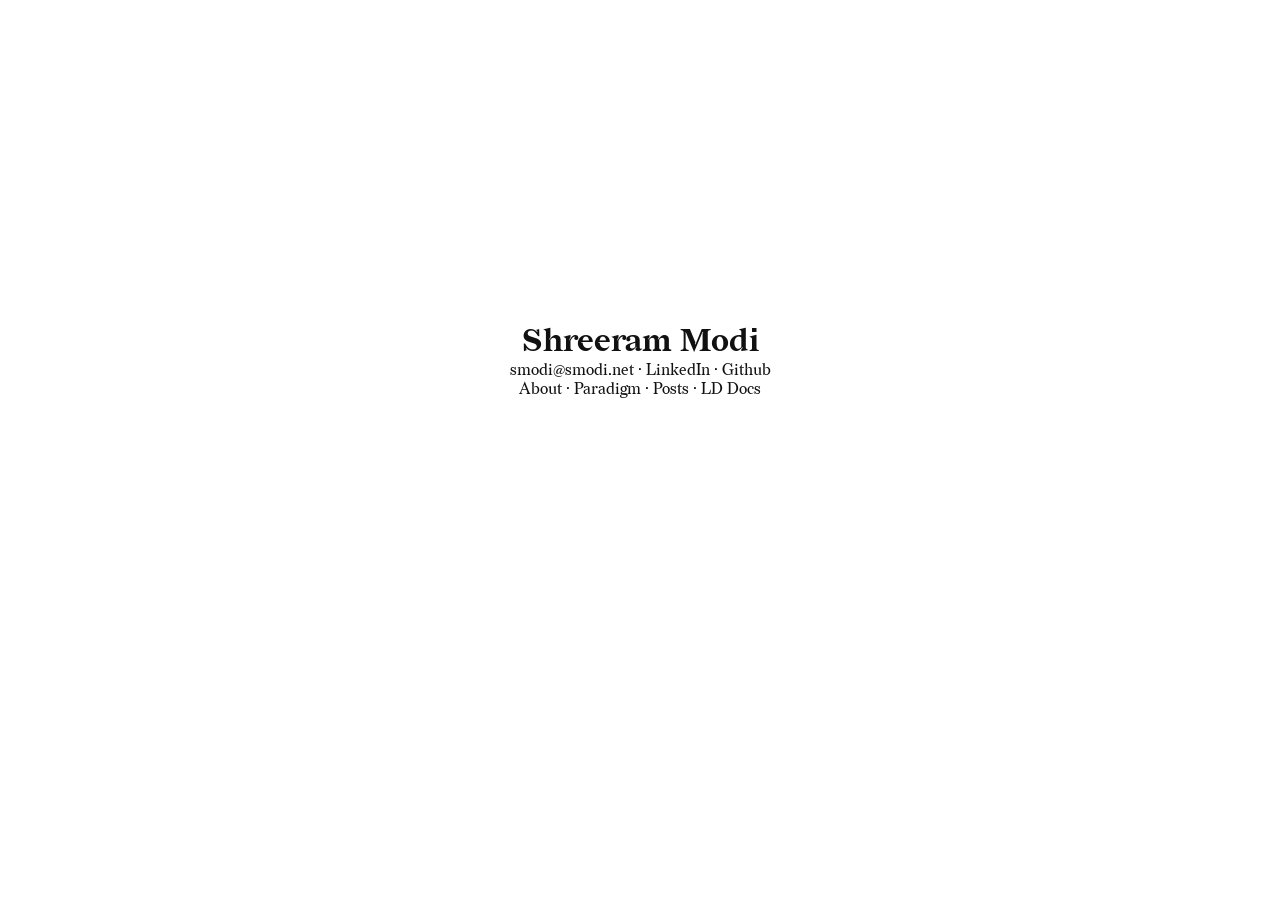
<file: index.html>
<!doctype html>
<html>
  <head>
    <meta charset="UTF-8" />
    <title>Shreeram Modi</title>
    <meta name="viewport" content="width=device-width" />
    <meta name="description" content="" />
    <link rel="stylesheet" href="/style.css" />
    <script data-goatcounter="https://smodi.goatcounter.com/count"
            async src="//gc.zgo.at/count.js"></script>
  </head>
  <body>
    <main class="center">
      <h1>Shreeram Modi</h1>
      <br />
      <a href="mailto:smodi@smodi.net" title="smodi@smodi.net">smodi@smodi.net</a>
      &middot;
      <a
        href="https://www.linkedin.com/in/shreeram-modi/"
        title="https://www.linkedin.com/in/shreeram-modi/"
        >LinkedIn</a
      >
      &middot;
      <a href="https://github.com/shreerammodi" title="https://github.com/shreerammodi">Github</a>
      <br />
      <a href="/about.html" title="About">About</a>
      &middot;
      <a href="/paradigm.html" title="Paradigm">Paradigm</a>
      &middot;
      <a href="/posts.html" title="Posts">Posts</a>
      &middot;
      <a href="/lddocs.html" title="LD Docs">LD Docs</a>
    </main>
  </body>
</html>
</file>
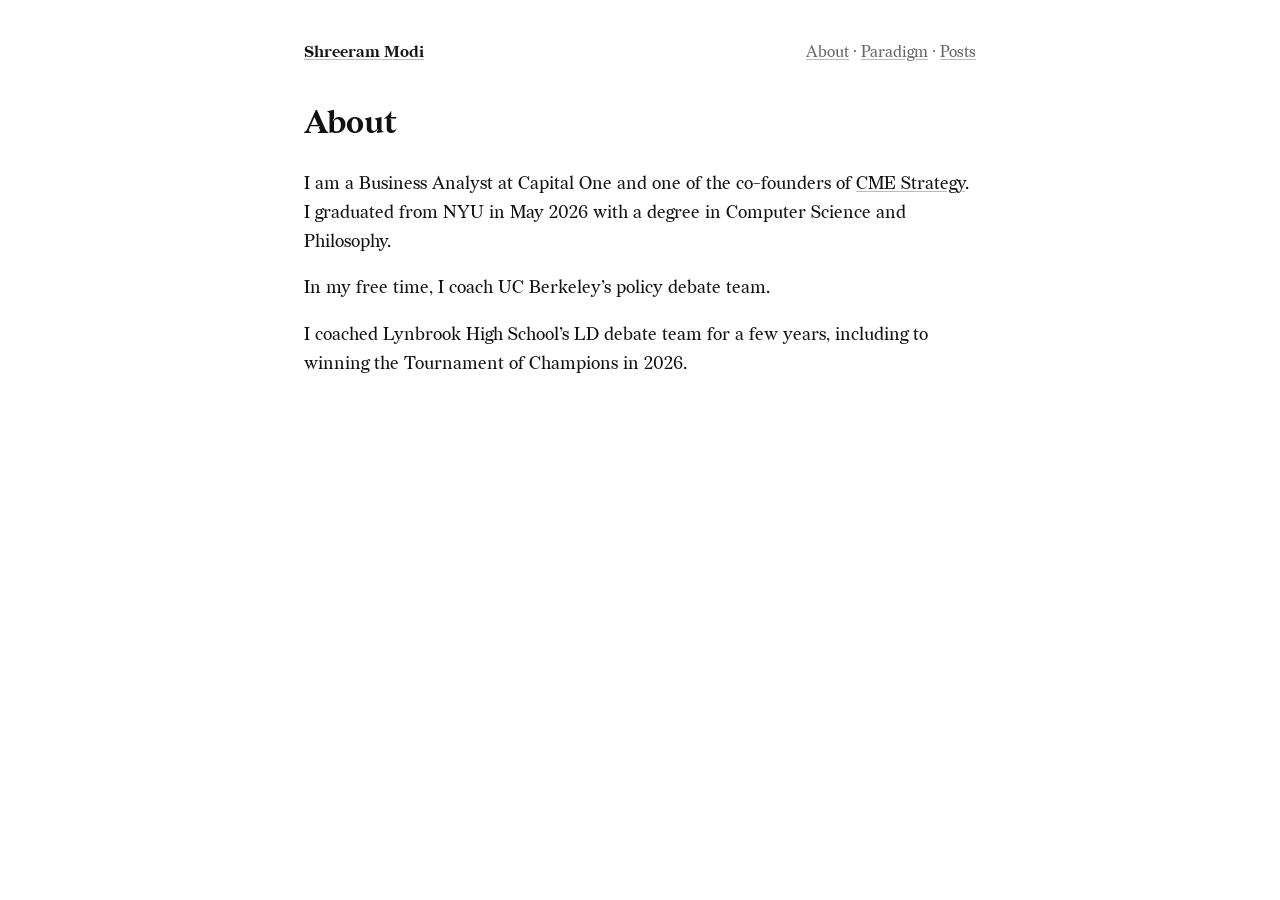
<file: about.html>
<!doctype html>
<html lang="en">
  <head>
    <meta charset="UTF-8" />
    <title>About---Shreeram Modi</title>
    <meta name="viewport" content="width=device-width, initial-scale=1" />
    <meta name="description" content="About Shreeram Modi." />
    <link rel="stylesheet" href="/style.css" />
    <script data-goatcounter="https://smodi.goatcounter.com/count"
            async src="//gc.zgo.at/count.js"></script>
  </head>
  <body>
    <article class="prose">
      <header class="masthead">
        <a class="site" href="/">Shreeram Modi</a>
        <nav>
          <a href="/about.html">About</a> · <a href="/paradigm.html">Paradigm</a> ·
          <a href="/posts.html">Posts</a>
        </nav>
      </header>
      <h1>About</h1>
      <p>
        I am a Business Analyst at Capital One and one of the co-founders of
        <a href="https://cmestrategy.org">CME Strategy</a>. I graduated from NYU in May 2026 with a
        degree in Computer Science and Philosophy.
      </p>
      <p>In my free time, I coach UC Berkeley’s policy debate team.</p>
      <p>
        I coached Lynbrook High School’s LD debate team for a few years, including to winning the
        Tournament of Champions in 2026.
      </p>
    </article>
  </body>
</html>
</file>
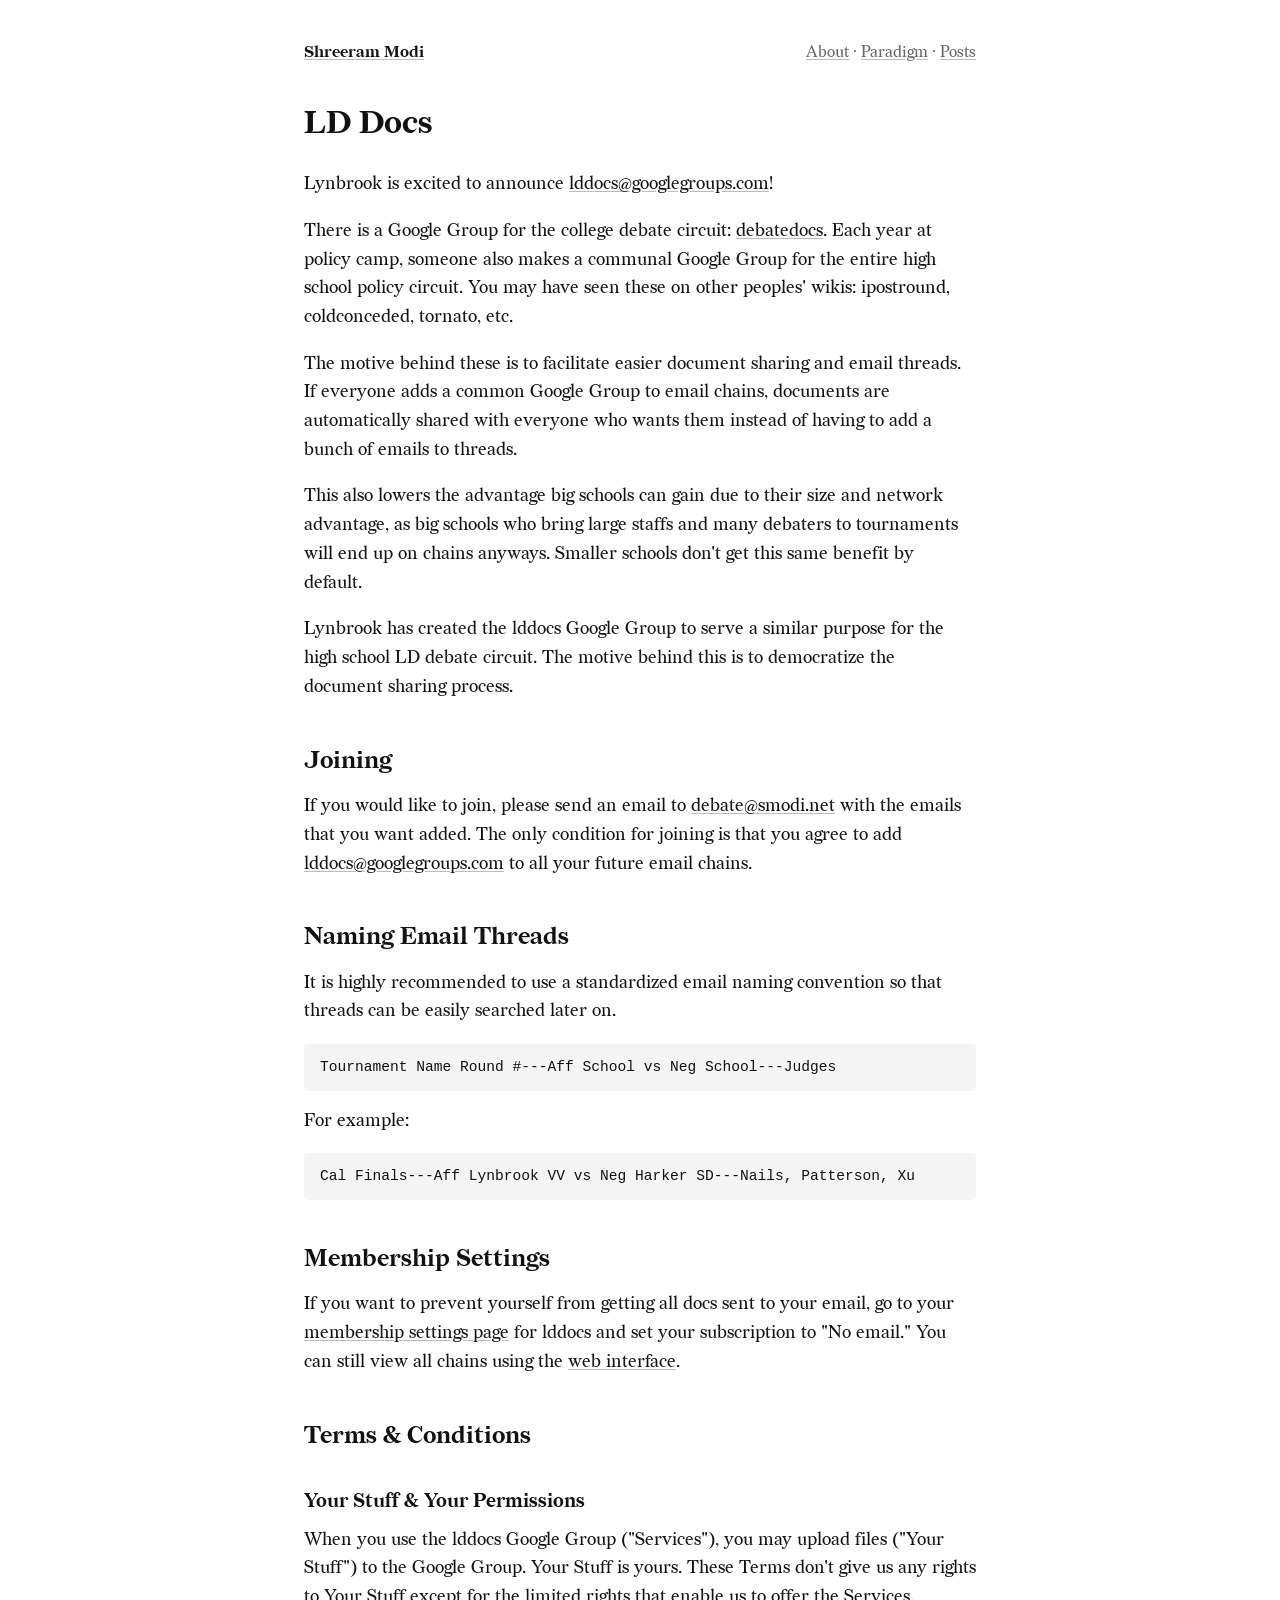
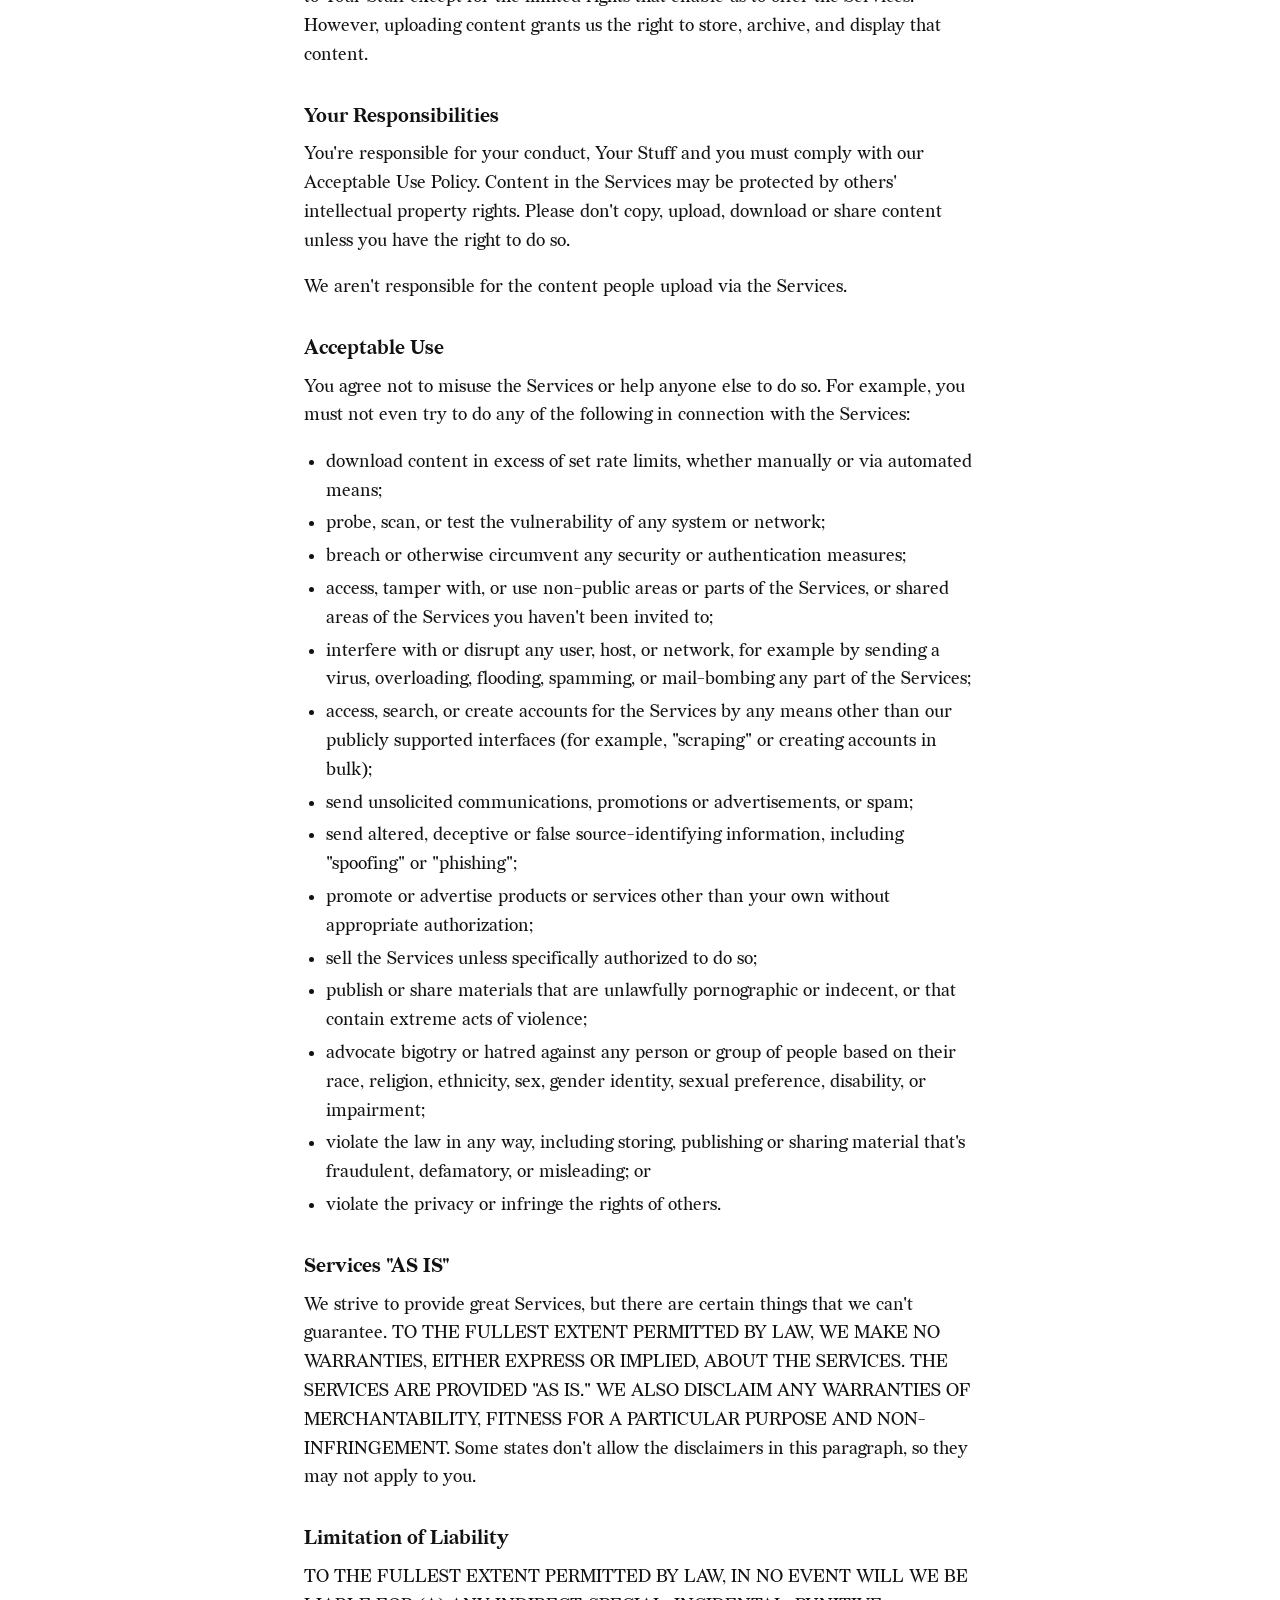
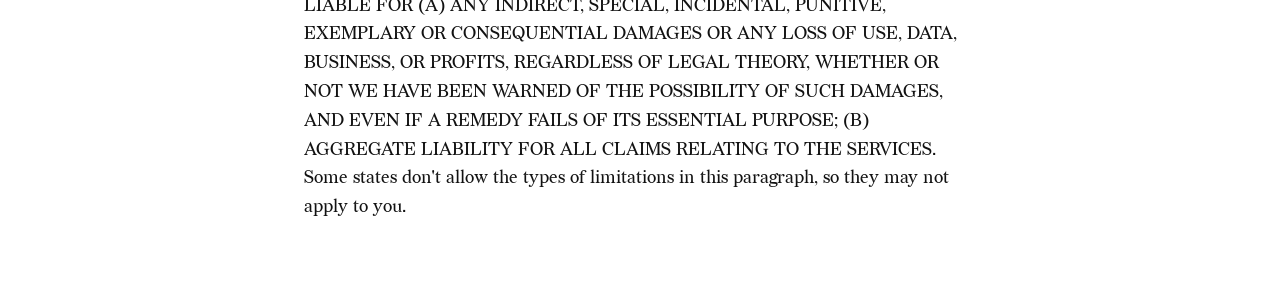
<file: lddocs.html>
<!doctype html>
<html lang="en">
  <head>
    <meta charset="UTF-8" />
    <title>LD Docs---Shreeram Modi</title>
    <meta name="viewport" content="width=device-width, initial-scale=1" />
    <meta
      name="description"
      content="A communal Google Group to democratize document sharing on the high school LD debate circuit"
    />
    <link rel="stylesheet" href="/style.css" />
    <script data-goatcounter="https://smodi.goatcounter.com/count"
            async src="//gc.zgo.at/count.js"></script>
  </head>
  <body>
    <article class="prose">
      <header class="masthead">
        <a class="site" href="/">Shreeram Modi</a>
        <nav>
          <a href="/about.html">About</a> · <a href="/paradigm.html">Paradigm</a> ·
          <a href="/posts.html">Posts</a>
        </nav>
      </header>
      <h1>LD Docs</h1>
      <p>
        Lynbrook is excited to announce
        <a href="mailto:lddocs@googlegroups.com">lddocs@googlegroups.com</a>!
      </p>
      <p>
        There is a Google Group for the college debate circuit:
        <a href="https://debate-decoded.ghost.io/debatedocs/">debatedocs</a>. Each year at policy
        camp, someone also makes a communal Google Group for the entire high school policy circuit.
        You may have seen these on other peoples' wikis: ipostround, coldconceded, tornato, etc.
      </p>
      <p>
        The motive behind these is to facilitate easier document sharing and email threads. If
        everyone adds a common Google Group to email chains, documents are automatically shared with
        everyone who wants them instead of having to add a bunch of emails to threads.
      </p>
      <p>
        This also lowers the advantage big schools can gain due to their size and network advantage,
        as big schools who bring large staffs and many debaters to tournaments will end up on chains
        anyways. Smaller schools don't get this same benefit by default.
      </p>
      <p>
        Lynbrook has created the lddocs Google Group to serve a similar purpose for the high school
        LD debate circuit. The motive behind this is to democratize the document sharing process.
      </p>

      <h2 id="joining">Joining</h2>
      <p>
        If you would like to join, please send an email to
        <a href="mailto:debate@smodi.net">debate@smodi.net</a> with the emails that you want added.
        The only condition for joining is that you agree to add
        <a href="mailto:lddocs@googlegroups.com">lddocs@googlegroups.com</a>
        to all your future email chains.
      </p>

      <h2 id="naming-email-threads">Naming Email Threads</h2>
      <p>
        It is highly recommended to use a standardized email naming convention so that threads can
        be easily searched later on.
      </p>
      <pre><code>Tournament Name Round #---Aff School vs Neg School---Judges</code></pre>
      <p>For example:</p>
      <pre><code>Cal Finals---Aff Lynbrook VV vs Neg Harker SD---Nails, Patterson, Xu</code></pre>

      <h2 id="membership-settings">Membership Settings</h2>
      <p>
        If you want to prevent yourself from getting all docs sent to your email, go to your
        <a href="https://groups.google.com/g/lddocs/membership">membership settings page</a>
        for lddocs and set your subscription to "No email." You can still view all chains using the
        <a href="https://groups.google.com/g/lddocs">web interface</a>.
      </p>

      <h2 id="terms-conditions">Terms &amp; Conditions</h2>

      <h3 id="your-stuff-your-permissions">Your Stuff &amp; Your Permissions</h3>
      <p>
        When you use the lddocs Google Group ("Services"), you may upload files ("Your Stuff") to
        the Google Group. Your Stuff is yours. These Terms don't give us any rights to Your Stuff
        except for the limited rights that enable us to offer the Services. However, uploading
        content grants us the right to store, archive, and display that content.
      </p>

      <h3 id="your-responsibilities">Your Responsibilities</h3>
      <p>
        You're responsible for your conduct, Your Stuff and you must comply with our Acceptable Use
        Policy. Content in the Services may be protected by others' intellectual property rights.
        Please don't copy, upload, download or share content unless you have the right to do so.
      </p>
      <p>We aren't responsible for the content people upload via the Services.</p>

      <h3 id="acceptable-use">Acceptable Use</h3>
      <p>
        You agree not to misuse the Services or help anyone else to do so. For example, you must not
        even try to do any of the following in connection with the Services:
      </p>
      <ul>
        <li>
          download content in excess of set rate limits, whether manually or via automated means;
        </li>
        <li>probe, scan, or test the vulnerability of any system or network;</li>
        <li>breach or otherwise circumvent any security or authentication measures;</li>
        <li>
          access, tamper with, or use non-public areas or parts of the Services, or shared areas of
          the Services you haven't been invited to;
        </li>
        <li>
          interfere with or disrupt any user, host, or network, for example by sending a virus,
          overloading, flooding, spamming, or mail-bombing any part of the Services;
        </li>
        <li>
          access, search, or create accounts for the Services by any means other than our publicly
          supported interfaces (for example, "scraping" or creating accounts in bulk);
        </li>
        <li>send unsolicited communications, promotions or advertisements, or spam;</li>
        <li>
          send altered, deceptive or false source-identifying information, including "spoofing" or
          "phishing";
        </li>
        <li>
          promote or advertise products or services other than your own without appropriate
          authorization;
        </li>
        <li>sell the Services unless specifically authorized to do so;</li>
        <li>
          publish or share materials that are unlawfully pornographic or indecent, or that contain
          extreme acts of violence;
        </li>
        <li>
          advocate bigotry or hatred against any person or group of people based on their race,
          religion, ethnicity, sex, gender identity, sexual preference, disability, or impairment;
        </li>
        <li>
          violate the law in any way, including storing, publishing or sharing material that's
          fraudulent, defamatory, or misleading; or
        </li>
        <li>violate the privacy or infringe the rights of others.</li>
      </ul>

      <h3 id="services-as-is">Services "AS IS"</h3>
      <p>
        We strive to provide great Services, but there are certain things that we can't guarantee.
        TO THE FULLEST EXTENT PERMITTED BY LAW, WE MAKE NO WARRANTIES, EITHER EXPRESS OR IMPLIED,
        ABOUT THE SERVICES. THE SERVICES ARE PROVIDED "AS IS." WE ALSO DISCLAIM ANY WARRANTIES OF
        MERCHANTABILITY, FITNESS FOR A PARTICULAR PURPOSE AND NON-INFRINGEMENT. Some states don't
        allow the disclaimers in this paragraph, so they may not apply to you.
      </p>

      <h3 id="limitation-of-liability">Limitation of Liability</h3>
      <p>
        TO THE FULLEST EXTENT PERMITTED BY LAW, IN NO EVENT WILL WE BE LIABLE FOR (A) ANY INDIRECT,
        SPECIAL, INCIDENTAL, PUNITIVE, EXEMPLARY OR CONSEQUENTIAL DAMAGES OR ANY LOSS OF USE, DATA,
        BUSINESS, OR PROFITS, REGARDLESS OF LEGAL THEORY, WHETHER OR NOT WE HAVE BEEN WARNED OF THE
        POSSIBILITY OF SUCH DAMAGES, AND EVEN IF A REMEDY FAILS OF ITS ESSENTIAL PURPOSE; (B)
        AGGREGATE LIABILITY FOR ALL CLAIMS RELATING TO THE SERVICES. Some states don't allow the
        types of limitations in this paragraph, so they may not apply to you.
      </p>
    </article>
  </body>
</html>
</file>
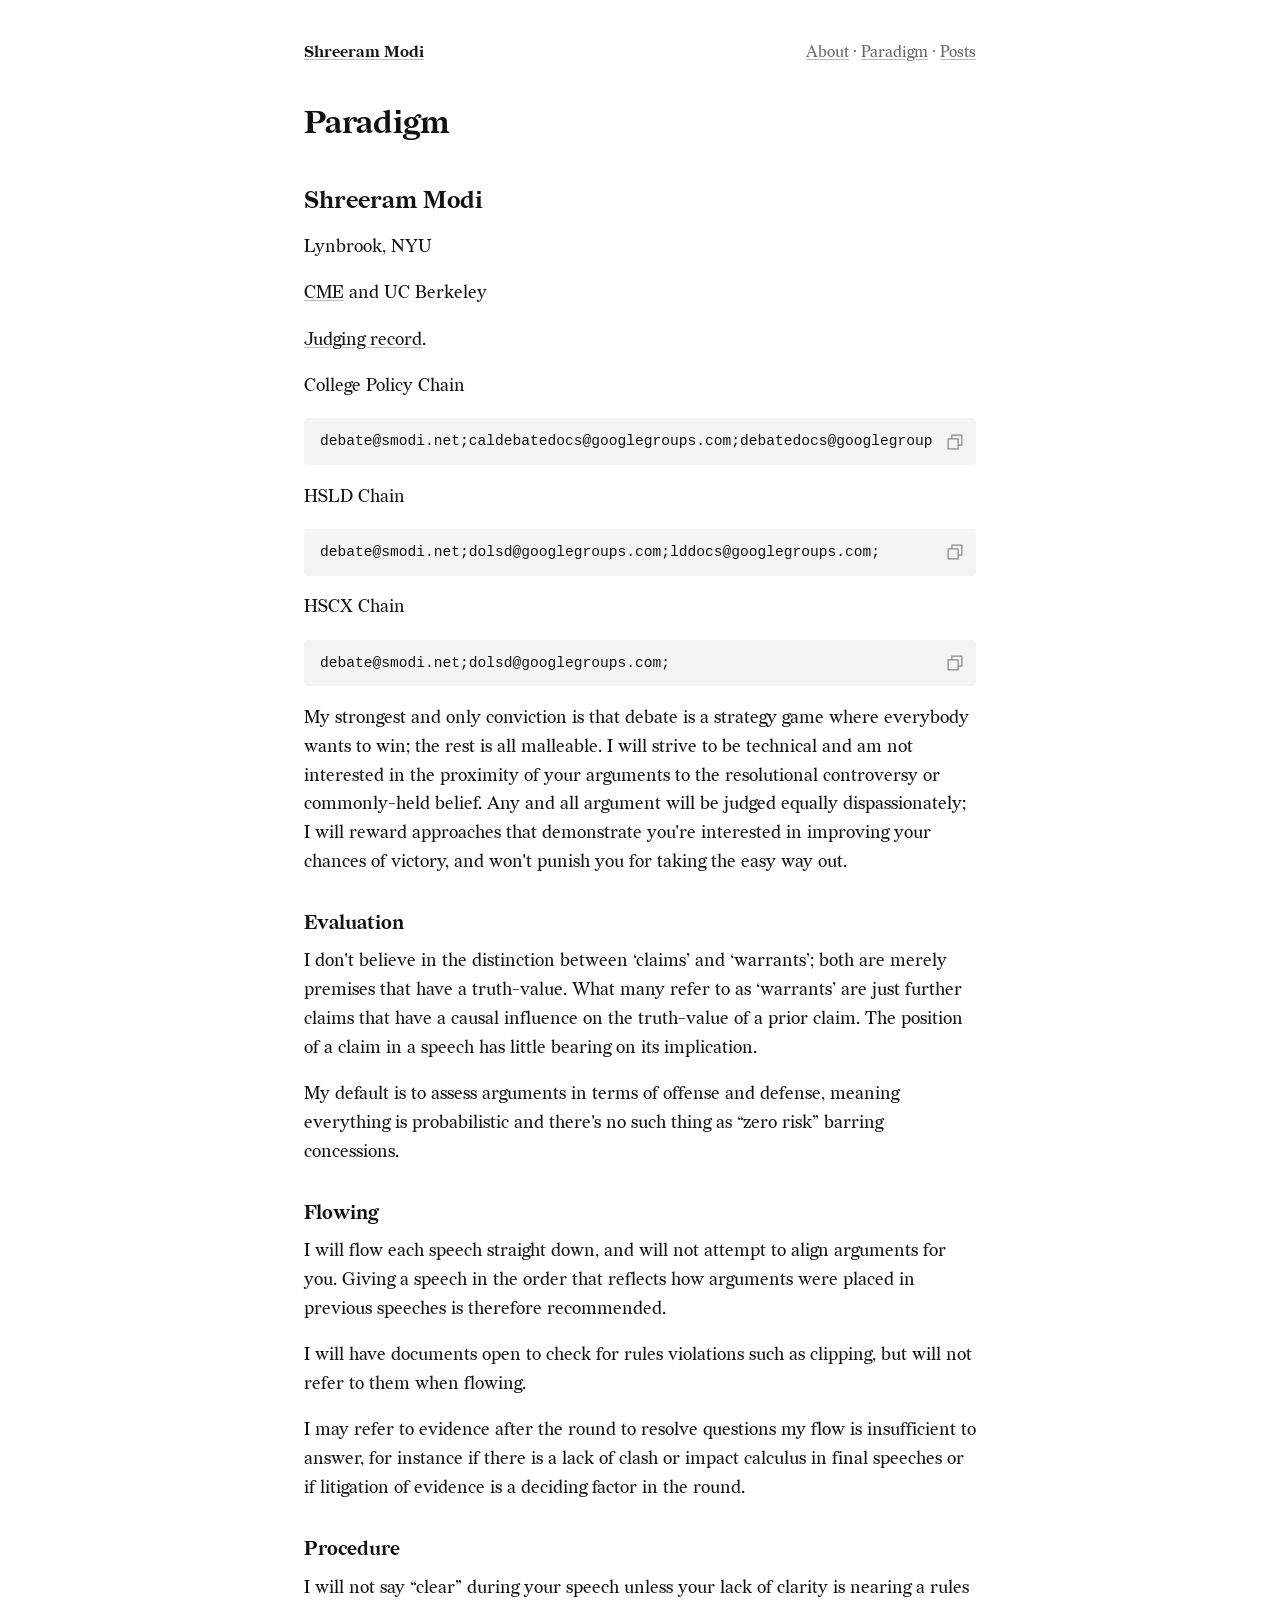
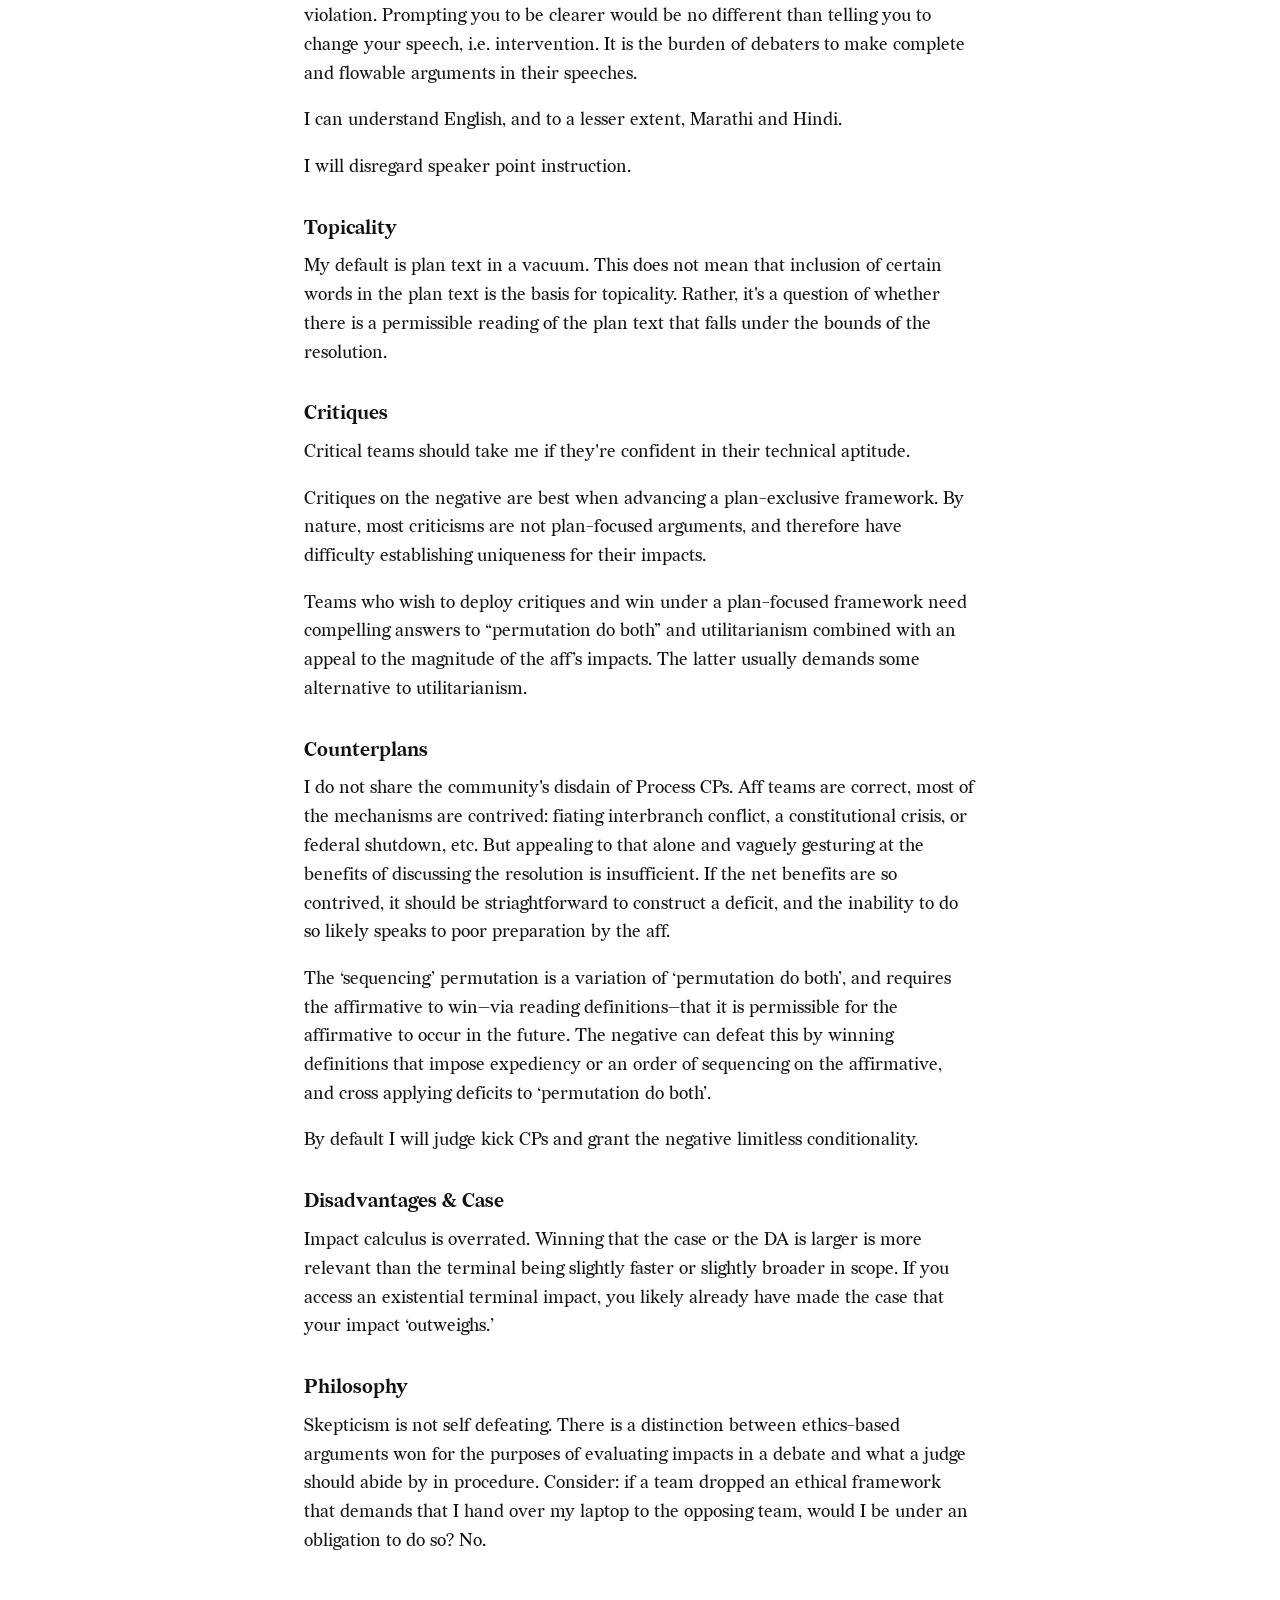
<file: paradigm.html>
<!doctype html>
<html lang="en">
  <head>
    <meta charset="UTF-8" />
    <title>Paradigm---Shreeram Modi</title>
    <meta name="viewport" content="width=device-width, initial-scale=1" />
    <meta name="description" content="My judging philosophy" />
    <link rel="stylesheet" href="/style.css" />
    <script
      data-goatcounter="https://smodi.goatcounter.com/count"
      async
      src="//gc.zgo.at/count.js"
    ></script>
  </head>
  <body>
    <article class="prose">
      <header class="masthead">
        <a class="site" href="/">Shreeram Modi</a>
        <nav>
          <a href="/about.html">About</a> · <a href="/paradigm.html">Paradigm</a> ·
          <a href="/posts.html">Posts</a>
        </nav>
      </header>
      <h1>Paradigm</h1>
      <h2 id="shreeram-modi">Shreeram Modi</h2>
      <p>Lynbrook, NYU</p>
      <p><a href="https://cmestrategy.org">CME</a> and UC Berkeley</p>
      <p>
        <a
          href="https://www.dropbox.com/scl/fi/mhejm982qx5s8r33t0yhz/Judging-Record-Shreeram.xlsx?rlkey=nm9k1i9qnt290u6zpw4ou59zh&amp;st=k6m5a3mq&amp;dl=0"
          >Judging record</a
        >.
      </p>
      <p>College Policy Chain</p>
      <figure class="email-chain">
        <pre><code>debate@smodi.net;caldebatedocs@googlegroups.com;debatedocs@googlegroups.com</code></pre>
        <button type="button" class="copy" data-copy aria-label="Copy email chain">
          <svg
            xmlns="http://www.w3.org/2000/svg"
            width="16"
            height="16"
            fill="currentColor"
            viewBox="0 0 256 256"
          >
            <path
              d="M216,32H88a8,8,0,0,0-8,8V80H40a8,8,0,0,0-8,8V216a8,8,0,0,0,8,8H168a8,8,0,0,0,8-8V176h40a8,8,0,0,0,8-8V40A8,8,0,0,0,216,32ZM160,208H48V96H160Zm48-48H176V88a8,8,0,0,0-8-8H96V48H208Z"
            ></path>
          </svg>
        </button>
      </figure>
      <p>HSLD Chain</p>
      <figure class="email-chain">
        <pre><code>debate@smodi.net;dolsd@googlegroups.com;lddocs@googlegroups.com;</code></pre>
        <button type="button" class="copy" data-copy aria-label="Copy email chain">
          <svg
            xmlns="http://www.w3.org/2000/svg"
            width="16"
            height="16"
            fill="currentColor"
            viewBox="0 0 256 256"
          >
            <path
              d="M216,32H88a8,8,0,0,0-8,8V80H40a8,8,0,0,0-8,8V216a8,8,0,0,0,8,8H168a8,8,0,0,0,8-8V176h40a8,8,0,0,0,8-8V40A8,8,0,0,0,216,32ZM160,208H48V96H160Zm48-48H176V88a8,8,0,0,0-8-8H96V48H208Z"
            ></path>
          </svg>
        </button>
      </figure>
      <p>HSCX Chain</p>
      <figure class="email-chain">
        <pre><code>debate@smodi.net;dolsd@googlegroups.com;</code></pre>
        <button type="button" class="copy" data-copy aria-label="Copy email chain">
          <svg
            xmlns="http://www.w3.org/2000/svg"
            width="16"
            height="16"
            fill="currentColor"
            viewBox="0 0 256 256"
          >
            <path
              d="M216,32H88a8,8,0,0,0-8,8V80H40a8,8,0,0,0-8,8V216a8,8,0,0,0,8,8H168a8,8,0,0,0,8-8V176h40a8,8,0,0,0,8-8V40A8,8,0,0,0,216,32ZM160,208H48V96H160Zm48-48H176V88a8,8,0,0,0-8-8H96V48H208Z"
            ></path>
          </svg>
        </button>
      </figure>
      <p>
        My strongest and only conviction is that debate is a strategy game where everybody wants to
        win; the rest is all malleable. I will strive to be technical and am not interested in the
        proximity of your arguments to the resolutional controversy or commonly-held belief. Any and
        all argument will be judged equally dispassionately; I will reward approaches that
        demonstrate you're interested in improving your chances of victory, and won't punish you for
        taking the easy way out.
      </p>
      <h3>Evaluation</h3>
      <p>
        I don't believe in the distinction between &lsquo;claims&rsquo; and &lsquo;warrants&rsquo;;
        both are merely premises that have a truth-value. What many refer to as
        &lsquo;warrants&rsquo; are just further claims that have a causal influence on the
        truth-value of a prior claim. The position of a claim in a speech has little bearing on its
        implication.
      </p>
      <p>
        My default is to assess arguments in terms of offense and defense, meaning everything is
        probabilistic and there's no such thing as &ldquo;zero risk&rdquo; barring concessions.
      </p>
      <h3>Flowing</h3>
      <p>
        I will flow each speech straight down, and will not attempt to align arguments for you.
        Giving a speech in the order that reflects how arguments were placed in previous speeches is
        therefore recommended.
      </p>
      <p>
        I will have documents open to check for rules violations such as clipping, but will not
        refer to them when flowing.
      </p>
      <p>
        I may refer to evidence after the round to resolve questions my flow is insufficient to
        answer, for instance if there is a lack of clash or impact calculus in final speeches or if
        litigation of evidence is a deciding factor in the round.
      </p>
      <h3>Procedure</h3>
      <p>
        I will not say &ldquo;clear&rdquo; during your speech unless your lack of clarity is nearing
        a rules violation. Prompting you to be clearer would be no different than telling you to
        change your speech, i.e. intervention. It is the burden of debaters to make complete and
        flowable arguments in their speeches.
      </p>
      <p>I can understand English, and to a lesser extent, Marathi and Hindi.</p>
      <p>I will disregard speaker point instruction.</p>
      <h3>Topicality</h3>
      <p>
        My default is plan text in a vacuum. This does not mean that inclusion of certain words in
        the plan text is the basis for topicality. Rather, it's a question of whether there is a
        permissible reading of the plan text that falls under the bounds of the resolution.
      </p>
      <h3>Critiques</h3>
      <p>Critical teams should take me if they're confident in their technical aptitude.</p>
      <p>
        Critiques on the negative are best when advancing a plan-exclusive framework. By nature,
        most criticisms are not plan-focused arguments, and therefore have difficulty establishing
        uniqueness for their impacts.
      </p>
      <p>
        Teams who wish to deploy critiques and win under a plan-focused framework need compelling
        answers to &ldquo;permutation do both&rdquo; and utilitarianism combined with an appeal to
        the magnitude of the aff&rsquo;s impacts. The latter usually demands some alternative to
        utilitarianism.
      </p>
      <h3>Counterplans</h3>
      <p>
        I do not share the community's disdain of Process CPs. Aff teams are correct, most of the
        mechanisms are contrived: fiating interbranch conflict, a constitutional crisis, or federal
        shutdown, etc. But appealing to that alone and vaguely gesturing at the benefits of
        discussing the resolution is insufficient. If the net benefits are so contrived, it should
        be striaghtforward to construct a deficit, and the inability to do so likely speaks to poor
        preparation by the aff.
      </p>
      <p>
        The &lsquo;sequencing&rsquo; permutation is a variation of &lsquo;permutation do
        both&rsquo;, and requires the affirmative to win&mdash;via reading definitions&mdash;that it
        is permissible for the affirmative to occur in the future. The negative can defeat this by
        winning definitions that impose expediency or an order of sequencing on the affirmative, and
        cross applying deficits to &lsquo;permutation do both&rsquo;.
      </p>
      <p>By default I will judge kick CPs and grant the negative limitless conditionality.</p>
      <h3>Disadvantages &amp; Case</h3>
      <p>
        Impact calculus is overrated. Winning that the case or the DA is larger is more relevant
        than the terminal being slightly faster or slightly broader in scope. If you access an
        existential terminal impact, you likely already have made the case that your impact
        &lsquo;outweighs.&rsquo;
      </p>
      <h3>Philosophy</h3>
      <p>
        Skepticism is not self defeating. There is a distinction between ethics-based arguments won
        for the purposes of evaluating impacts in a debate and what a judge should abide by in
        procedure. Consider: if a team dropped an ethical framework that demands that I hand over my
        laptop to the opposing team, would I be under an obligation to do so? No.
      </p>
    </article>
    <script>
      const COPY =
        '<svg xmlns="http://www.w3.org/2000/svg" width="16" height="16" fill="currentColor" viewBox="0 0 256 256"><path d="M216,32H88a8,8,0,0,0-8,8V80H40a8,8,0,0,0-8,8V216a8,8,0,0,0,8,8H168a8,8,0,0,0,8-8V176h40a8,8,0,0,0,8-8V40A8,8,0,0,0,216,32ZM160,208H48V96H160Zm48-48H176V88a8,8,0,0,0-8-8H96V48H208Z"></path></svg>';
      const CHECK =
        '<svg xmlns="http://www.w3.org/2000/svg" width="16" height="16" fill="currentColor" viewBox="0 0 256 256"><path d="M229.66,77.66l-128,128a8,8,0,0,1-11.32,0l-56-56a8,8,0,0,1,11.32-11.32L96,188.69,218.34,66.34a8,8,0,0,1,11.32,11.32Z"></path></svg>';
      document.querySelectorAll(".email-chain").forEach((fig) => {
        const btn = fig.querySelector("button[data-copy]");
        const text = fig.querySelector("code").textContent.trim();
        let timer;
        btn.addEventListener("click", async () => {
          try {
            await navigator.clipboard.writeText(text);
          } catch {
            const ta = document.createElement("textarea");
            ta.value = text;
            document.body.appendChild(ta);
            ta.select();
            document.execCommand("copy");
            ta.remove();
          }
          clearTimeout(timer);
          btn.innerHTML = CHECK;
          btn.classList.add("copied");
          timer = setTimeout(() => {
            btn.innerHTML = COPY;
            btn.classList.remove("copied");
          }, 1500);
        });
      });
    </script>
  </body>
</html>
</file>
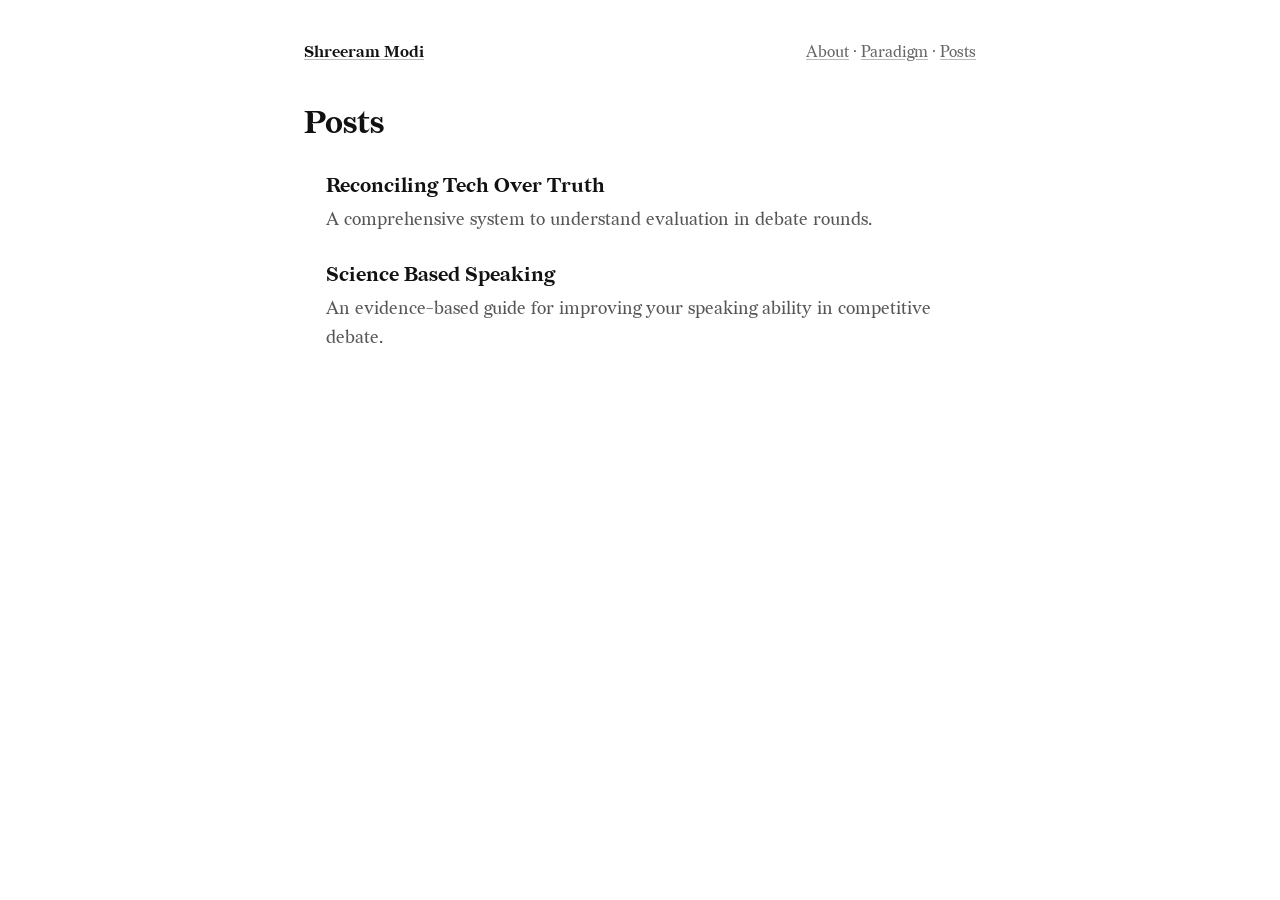
<file: posts.html>
<!doctype html>
<html lang="en">
  <head>
    <meta charset="UTF-8" />
    <title>Posts---Shreeram Modi</title>
    <meta name="viewport" content="width=device-width, initial-scale=1" />
    <meta name="description" content="Writing" />
    <link rel="stylesheet" href="/style.css" />
    <script data-goatcounter="https://smodi.goatcounter.com/count"
            async src="//gc.zgo.at/count.js"></script>
  </head>
  <body>
    <article class="prose">
      <header class="masthead">
        <a class="site" href="/">Shreeram Modi</a>
        <nav>
          <a href="/about.html">About</a> · <a href="/paradigm.html">Paradigm</a> ·
          <a href="/posts.html">Posts</a>
        </nav>
      </header>
      <h1>Posts</h1>
      <ul class="post-list">
        <li>
          <a href="/reconciling-tech.html">Reconciling Tech Over Truth</a>
          <p>A comprehensive system to understand evaluation in debate rounds.</p>
        </li>
        <li>
          <a href="/science-based-speaking.html">Science Based Speaking</a>
          <p>An evidence-based guide for improving your speaking ability in competitive debate.</p>
        </li>
      </ul>
    </article>
  </body>
</html>
</file>
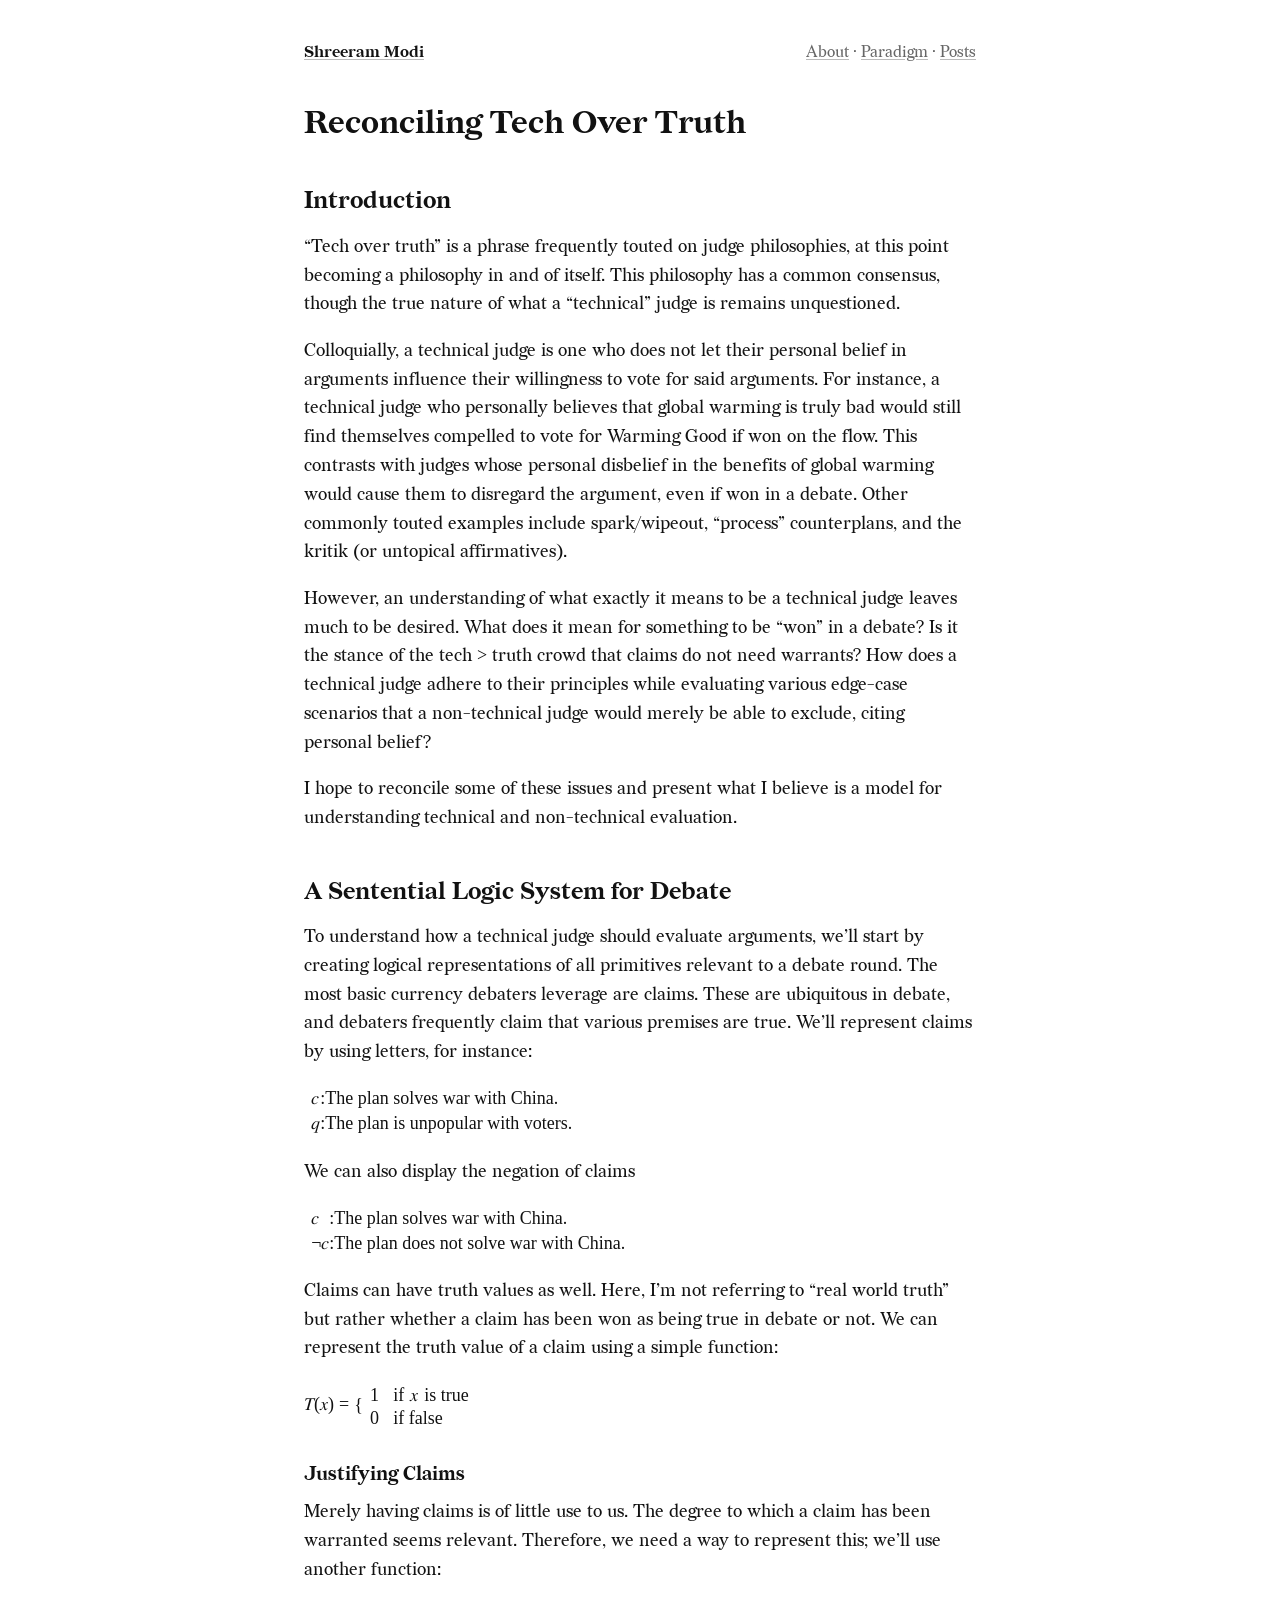
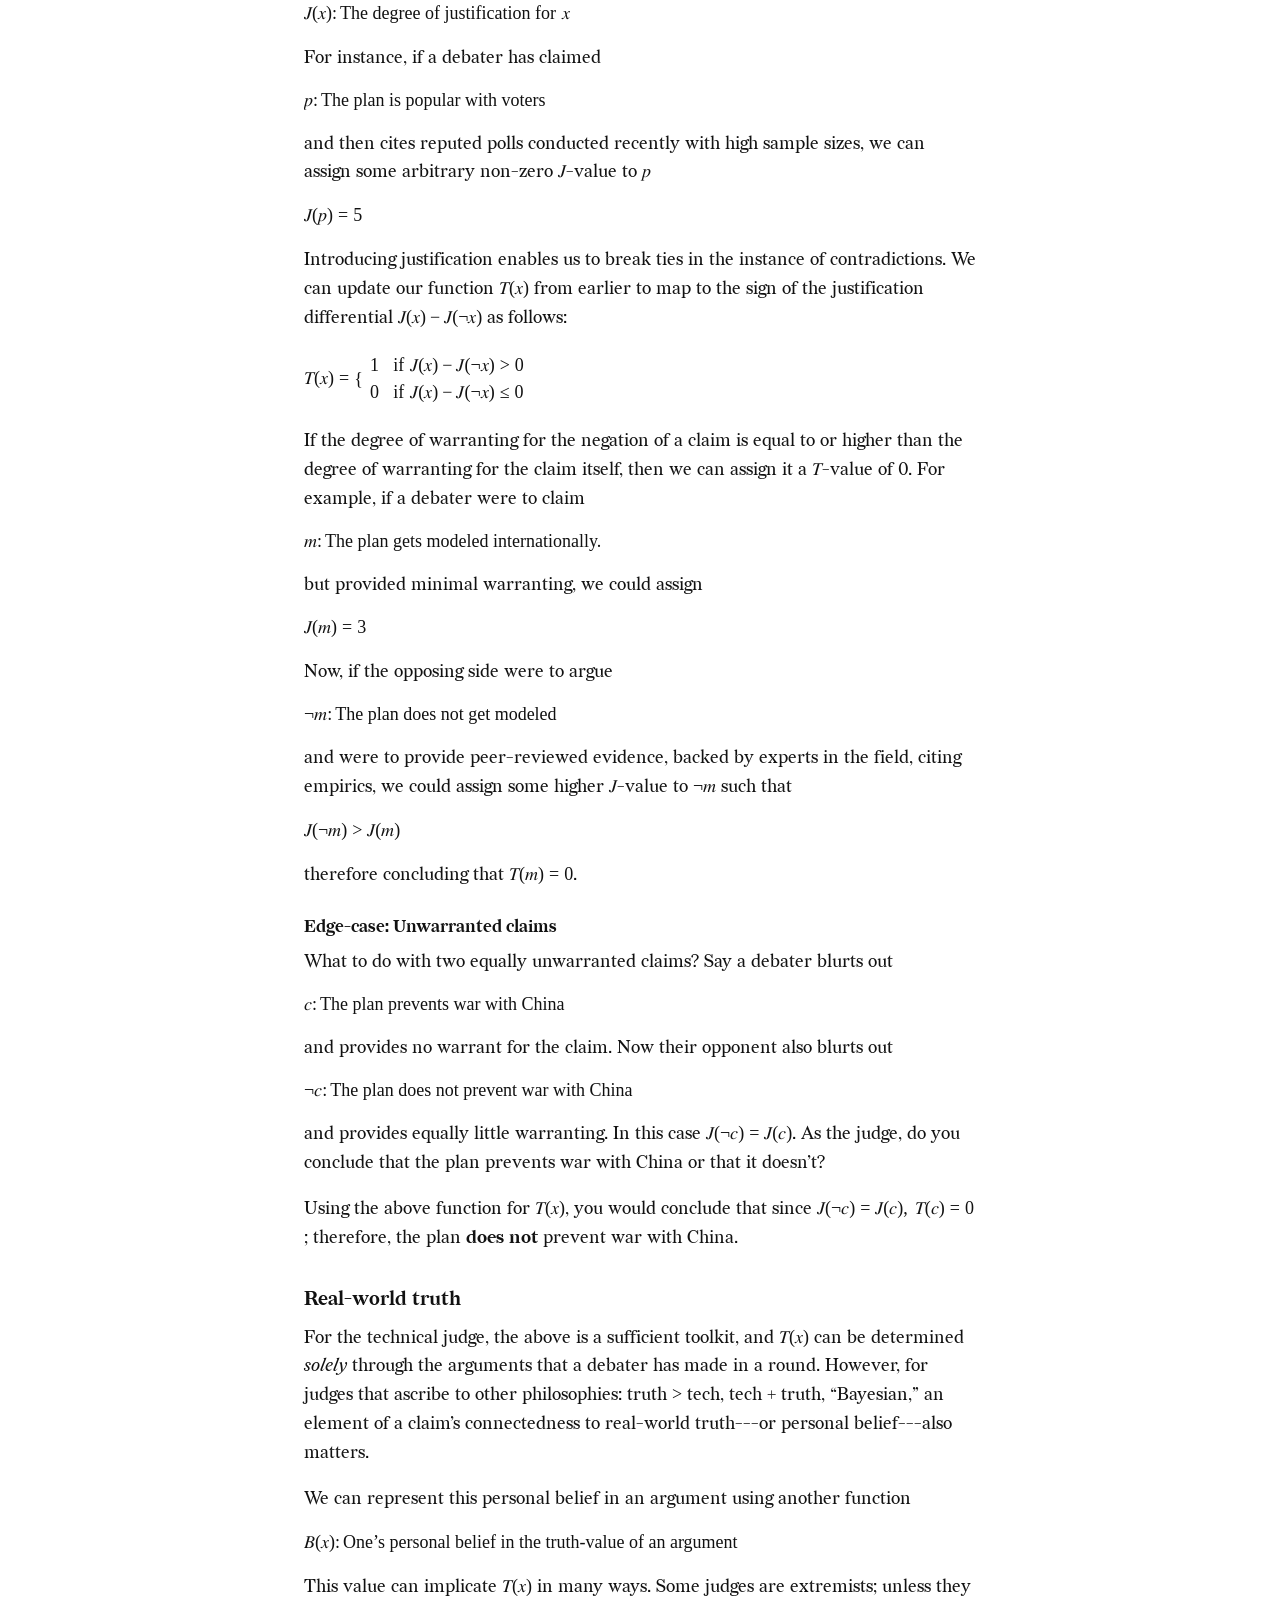
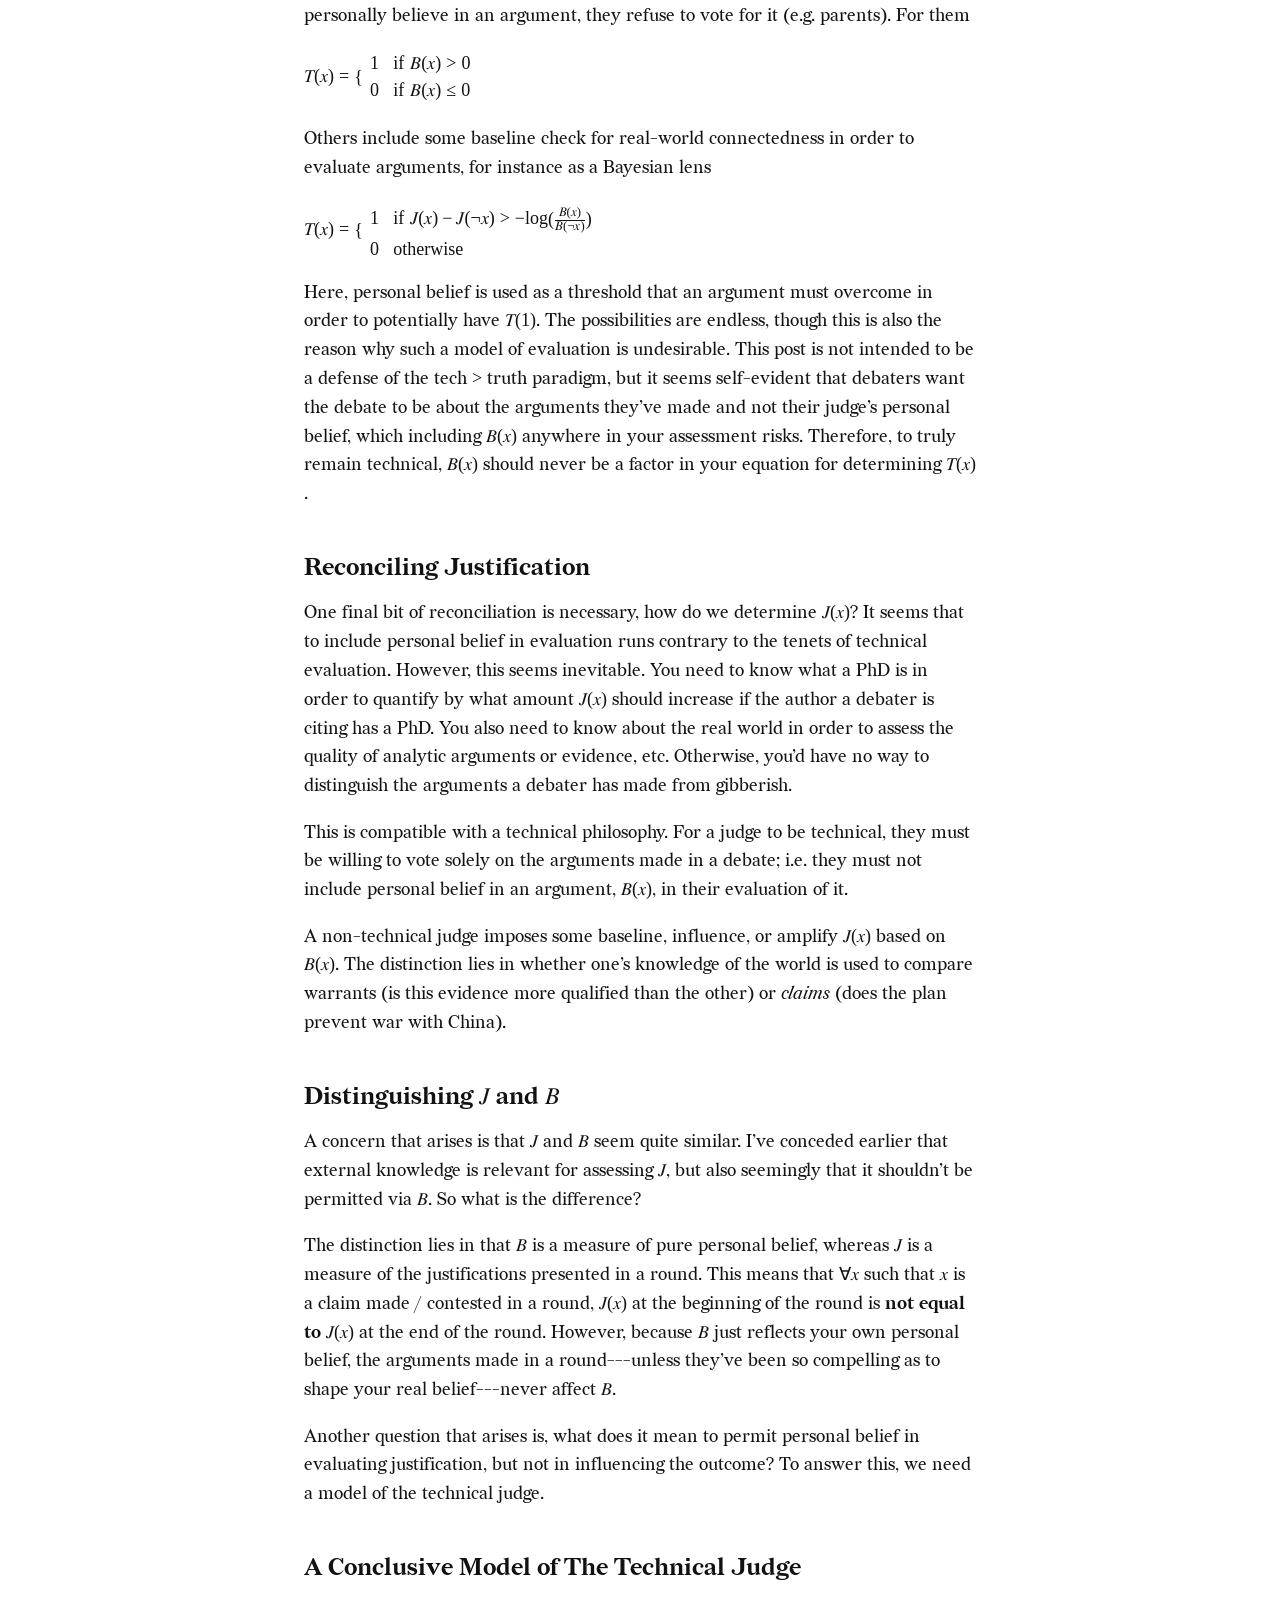
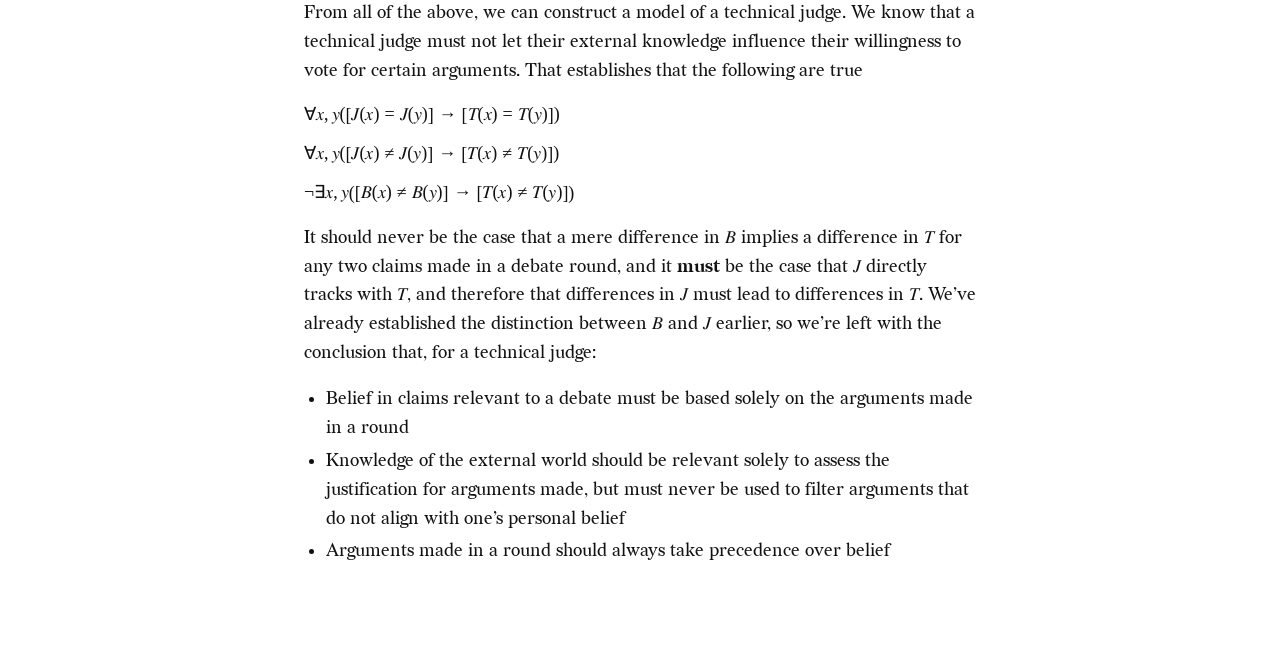
<file: reconciling-tech.html>
<!doctype html>
<html lang="en">
  <head>
    <meta charset="UTF-8" />
    <title>Reconciling Tech Over Truth---Shreeram Modi</title>
    <meta name="viewport" content="width=device-width, initial-scale=1" />
    <meta
      name="description"
      content="A comprehensive system to understand evaluation in debate rounds."
    />
    <link rel="stylesheet" href="/style.css" />
    <script data-goatcounter="https://smodi.goatcounter.com/count"
            async src="//gc.zgo.at/count.js"></script>
  </head>
  <body>
    <article class="prose">
      <header class="masthead">
        <a class="site" href="/">Shreeram Modi</a>
        <nav>
          <a href="/about.html">About</a> · <a href="/paradigm.html">Paradigm</a> ·
          <a href="/posts.html">Posts</a>
        </nav>
      </header>
      <h1>Reconciling Tech Over Truth</h1>
      <h2 id="introduction">Introduction</h2>
      <p>
        “Tech over truth” is a phrase frequently touted on judge philosophies, at this point
        becoming a philosophy in and of itself. This philosophy has a common consensus, though the
        true nature of what a “technical” judge is remains unquestioned.
      </p>
      <p>
        Colloquially, a technical judge is one who does not let their personal belief in arguments
        influence their willingness to vote for said arguments. For instance, a technical judge who
        personally believes that global warming is truly bad would still find themselves compelled
        to vote for Warming Good if won on the flow. This contrasts with judges whose personal
        disbelief in the benefits of global warming would cause them to disregard the argument, even
        if won in a debate. Other commonly touted examples include spark/wipeout, “process”
        counterplans, and the kritik (or untopical affirmatives).
      </p>
      <p>
        However, an understanding of what exactly it means to be a technical judge leaves much to be
        desired. What does it mean for something to be “won” in a debate? Is it the stance of the
        tech &gt; truth crowd that claims do not need warrants? How does a technical judge adhere to
        their principles while evaluating various edge-case scenarios that a non-technical judge
        would merely be able to exclude, citing personal belief?
      </p>
      <p>
        I hope to reconcile some of these issues and present what I believe is a model for
        understanding technical and non-technical evaluation.
      </p>
      <h2 id="a-sentential-logic-system-for-debate">A Sentential Logic System for Debate</h2>
      <p>
        To understand how a technical judge should evaluate arguments, we’ll start by creating
        logical representations of all primitives relevant to a debate round. The most basic
        currency debaters leverage are claims. These are ubiquitous in debate, and debaters
        frequently claim that various premises are true. We’ll represent claims by using letters,
        for instance:
      </p>
      <p>
        <math display="block" xmlns="http://www.w3.org/1998/Math/MathML"
          ><semantics
            ><mtable
              ><mtr
                ><mtd columnalign="right" style="text-align: right; padding-right: 0"
                  ><mi>c</mi></mtd
                ><mtd columnalign="left" style="text-align: left; padding-left: 0"
                  ><mo>:</mo
                  ><mtext mathvariant="normal">The plan solves war with China.</mtext></mtd
                ></mtr
              ><mtr
                ><mtd columnalign="right" style="text-align: right; padding-right: 0"
                  ><mi>q</mi></mtd
                ><mtd columnalign="left" style="text-align: left; padding-left: 0"
                  ><mo>:</mo
                  ><mtext mathvariant="normal">The plan is unpopular with voters.</mtext></mtd
                ></mtr
              ></mtable
            ><annotation encoding="application/x-tex">
              \begin{align*} c &amp;: \text{The plan solves war with China.}\\ q &amp;: \text{The
              plan is unpopular with voters.} \end{align*}
            </annotation></semantics
          ></math
        >
      </p>
      <p>We can also display the negation of claims</p>
      <p>
        <math display="block" xmlns="http://www.w3.org/1998/Math/MathML"
          ><semantics
            ><mtable
              ><mtr
                ><mtd columnalign="right" style="text-align: right; padding-right: 0"
                  ><mi>c</mi></mtd
                ><mtd columnalign="left" style="text-align: left; padding-left: 0"
                  ><mo>:</mo
                  ><mtext mathvariant="normal">The plan solves war with China.</mtext></mtd
                ></mtr
              ><mtr
                ><mtd columnalign="right" style="text-align: right; padding-right: 0"
                  ><mo>¬</mo><mi>c</mi></mtd
                ><mtd columnalign="left" style="text-align: left; padding-left: 0"
                  ><mo>:</mo
                  ><mtext mathvariant="normal">The plan does not solve war with China.</mtext></mtd
                ></mtr
              ></mtable
            ><annotation encoding="application/x-tex">
              \begin{align*} c &amp;: \text{The plan solves war with China.}\\ \neg c &amp;:
              \text{The plan does not solve war with China.} \end{align*}
            </annotation></semantics
          ></math
        >
      </p>
      <p>
        Claims can have truth values as well. Here, I’m not referring to “real world truth” but
        rather whether a claim has been won as being true in debate or not. We can represent the
        truth value of a claim using a simple function:
      </p>
      <p>
        <math display="block" xmlns="http://www.w3.org/1998/Math/MathML"
          ><semantics
            ><mrow
              ><mi>T</mi><mo stretchy="false" form="prefix">(</mo><mi>x</mi
              ><mo stretchy="false" form="postfix">)</mo><mo>=</mo
              ><mrow
                ><mo stretchy="true" form="prefix">{</mo
                ><mtable
                  ><mtr
                    ><mtd columnalign="left" style="text-align: left"><mn>1</mn></mtd
                    ><mtd columnalign="left" style="text-align: left"
                      ><mrow
                        ><mtext mathvariant="normal">if </mtext
                        ><mspace width="0.333em"></mspace></mrow
                      ><mi>x</mi
                      ><mrow
                        ><mspace width="0.333em"></mspace
                        ><mtext mathvariant="normal"> is true</mtext></mrow
                      ></mtd
                    ></mtr
                  ><mtr
                    ><mtd columnalign="left" style="text-align: left"><mn>0</mn></mtd
                    ><mtd columnalign="left" style="text-align: left"
                      ><mtext mathvariant="normal">if false</mtext></mtd
                    ></mtr
                  ></mtable
                ></mrow
              ></mrow
            ><annotation encoding="application/x-tex">
              T(x) = \begin{cases} 1 &amp; \text{if } x \text{ is true}\\ 0 &amp; \text{if false}
              \end{cases}
            </annotation></semantics
          ></math
        >
      </p>
      <h3 id="justifying-claims">Justifying Claims</h3>
      <p>
        Merely having claims is of little use to us. The degree to which a claim has been warranted
        seems relevant. Therefore, we need a way to represent this; we’ll use another function:
      </p>
      <p>
        <math display="block" xmlns="http://www.w3.org/1998/Math/MathML"
          ><semantics
            ><mrow
              ><mi>J</mi><mo stretchy="false" form="prefix">(</mo><mi>x</mi
              ><mo stretchy="false" form="postfix">)</mo><mo>:</mo
              ><mrow
                ><mtext mathvariant="normal">The degree of justification for </mtext
                ><mspace width="0.333em"></mspace></mrow
              ><mi>x</mi></mrow
            ><annotation encoding="application/x-tex">
              J(x): \text{The degree of justification for } x
            </annotation></semantics
          ></math
        >
      </p>
      <p>For instance, if a debater has claimed</p>
      <p>
        <math display="block" xmlns="http://www.w3.org/1998/Math/MathML"
          ><semantics
            ><mrow
              ><mi>p</mi><mo>:</mo
              ><mtext mathvariant="normal">The plan is popular with voters</mtext></mrow
            ><annotation encoding="application/x-tex">
              p: \text{The plan is popular with voters}
            </annotation></semantics
          ></math
        >
      </p>
      <p>
        and then cites reputed polls conducted recently with high sample sizes, we can assign some
        arbitrary non-zero
        <math display="inline" xmlns="http://www.w3.org/1998/Math/MathML"
          ><semantics
            ><mi>J</mi><annotation encoding="application/x-tex">J</annotation></semantics
          ></math
        >-value to
        <math display="inline" xmlns="http://www.w3.org/1998/Math/MathML"
          ><semantics
            ><mi>p</mi><annotation encoding="application/x-tex">p</annotation></semantics
          ></math
        >
      </p>
      <p>
        <math display="block" xmlns="http://www.w3.org/1998/Math/MathML"
          ><semantics
            ><mrow
              ><mi>J</mi><mo stretchy="false" form="prefix">(</mo><mi>p</mi
              ><mo stretchy="false" form="postfix">)</mo><mo>=</mo><mn>5</mn></mrow
            ><annotation encoding="application/x-tex"> J(p) = 5 </annotation></semantics
          ></math
        >
      </p>
      <p>
        Introducing justification enables us to break ties in the instance of contradictions. We can
        update our function
        <math display="inline" xmlns="http://www.w3.org/1998/Math/MathML"
          ><semantics
            ><mrow
              ><mi>T</mi><mo stretchy="false" form="prefix">(</mo><mi>x</mi
              ><mo stretchy="false" form="postfix">)</mo></mrow
            ><annotation encoding="application/x-tex">T(x)</annotation></semantics
          ></math
        >
        from earlier to map to the sign of the justification differential
        <math display="inline" xmlns="http://www.w3.org/1998/Math/MathML"
          ><semantics
            ><mrow
              ><mi>J</mi><mo stretchy="false" form="prefix">(</mo><mi>x</mi
              ><mo stretchy="false" form="postfix">)</mo><mo>−</mo><mi>J</mi
              ><mo stretchy="false" form="prefix">(</mo><mo>¬</mo><mi>x</mi
              ><mo stretchy="false" form="postfix">)</mo></mrow
            ><annotation encoding="application/x-tex">J(x) - J(\neg x)</annotation></semantics
          ></math
        >
        as follows:
      </p>
      <p>
        <math display="block" xmlns="http://www.w3.org/1998/Math/MathML"
          ><semantics
            ><mrow
              ><mi>T</mi><mo stretchy="false" form="prefix">(</mo><mi>x</mi
              ><mo stretchy="false" form="postfix">)</mo><mo>=</mo
              ><mrow
                ><mo stretchy="true" form="prefix">{</mo
                ><mtable
                  ><mtr
                    ><mtd columnalign="left" style="text-align: left"><mn>1</mn></mtd
                    ><mtd columnalign="left" style="text-align: left"
                      ><mrow
                        ><mtext mathvariant="normal">if </mtext
                        ><mspace width="0.333em"></mspace></mrow
                      ><mi>J</mi><mo stretchy="false" form="prefix">(</mo><mi>x</mi
                      ><mo stretchy="false" form="postfix">)</mo><mo>−</mo><mi>J</mi
                      ><mo stretchy="false" form="prefix">(</mo><mo>¬</mo><mi>x</mi
                      ><mo stretchy="false" form="postfix">)</mo><mo>&gt;</mo><mn>0</mn></mtd
                    ></mtr
                  ><mtr
                    ><mtd columnalign="left" style="text-align: left"><mn>0</mn></mtd
                    ><mtd columnalign="left" style="text-align: left"
                      ><mrow
                        ><mtext mathvariant="normal">if </mtext
                        ><mspace width="0.333em"></mspace></mrow
                      ><mi>J</mi><mo stretchy="false" form="prefix">(</mo><mi>x</mi
                      ><mo stretchy="false" form="postfix">)</mo><mo>−</mo><mi>J</mi
                      ><mo stretchy="false" form="prefix">(</mo><mo>¬</mo><mi>x</mi
                      ><mo stretchy="false" form="postfix">)</mo><mo>≤</mo><mn>0</mn></mtd
                    ></mtr
                  ></mtable
                ></mrow
              ></mrow
            ><annotation encoding="application/x-tex">
              T(x) = \begin{cases} 1 &amp; \text{if } J(x) - J(\neg x) &gt; 0\\ 0 &amp; \text{if }
              J(x) - J(\neg x) \leq 0 \end{cases}
            </annotation></semantics
          ></math
        >
      </p>
      <p>
        If the degree of warranting for the negation of a claim is equal to or higher than the
        degree of warranting for the claim itself, then we can assign it a
        <math display="inline" xmlns="http://www.w3.org/1998/Math/MathML"
          ><semantics
            ><mi>T</mi><annotation encoding="application/x-tex">T</annotation></semantics
          ></math
        >-value of 0. For example, if a debater were to claim
      </p>
      <p>
        <math display="block" xmlns="http://www.w3.org/1998/Math/MathML"
          ><semantics
            ><mrow
              ><mi>m</mi><mo>:</mo
              ><mtext mathvariant="normal">The plan gets modeled internationally.</mtext></mrow
            ><annotation encoding="application/x-tex">
              m: \text{The plan gets modeled internationally.}
            </annotation></semantics
          ></math
        >
      </p>
      <p>but provided minimal warranting, we could assign</p>
      <p>
        <math display="block" xmlns="http://www.w3.org/1998/Math/MathML"
          ><semantics
            ><mrow
              ><mi>J</mi><mo stretchy="false" form="prefix">(</mo><mi>m</mi
              ><mo stretchy="false" form="postfix">)</mo><mo>=</mo><mn>3</mn></mrow
            ><annotation encoding="application/x-tex"> J(m) = 3 </annotation></semantics
          ></math
        >
      </p>
      <p>Now, if the opposing side were to argue</p>
      <p>
        <math display="block" xmlns="http://www.w3.org/1998/Math/MathML"
          ><semantics
            ><mrow
              ><mo>¬</mo><mi>m</mi><mo>:</mo
              ><mtext mathvariant="normal">The plan does not get modeled</mtext></mrow
            ><annotation encoding="application/x-tex">
              \neg m: \text{The plan does not get modeled}
            </annotation></semantics
          ></math
        >
      </p>
      <p>
        and were to provide peer-reviewed evidence, backed by experts in the field, citing empirics,
        we could assign some higher
        <math display="inline" xmlns="http://www.w3.org/1998/Math/MathML"
          ><semantics
            ><mi>J</mi><annotation encoding="application/x-tex">J</annotation></semantics
          ></math
        >-value to
        <math display="inline" xmlns="http://www.w3.org/1998/Math/MathML"
          ><semantics
            ><mrow><mo>¬</mo><mi>m</mi></mrow
            ><annotation encoding="application/x-tex">\neg m</annotation></semantics
          ></math
        >
        such that
      </p>
      <p>
        <math display="block" xmlns="http://www.w3.org/1998/Math/MathML"
          ><semantics
            ><mrow
              ><mi>J</mi><mo stretchy="false" form="prefix">(</mo><mo>¬</mo><mi>m</mi
              ><mo stretchy="false" form="postfix">)</mo><mo>&gt;</mo><mi>J</mi
              ><mo stretchy="false" form="prefix">(</mo><mi>m</mi
              ><mo stretchy="false" form="postfix">)</mo></mrow
            ><annotation encoding="application/x-tex"> J(\neg m) &gt; J(m) </annotation></semantics
          ></math
        >
      </p>
      <p>
        therefore concluding that
        <math display="inline" xmlns="http://www.w3.org/1998/Math/MathML"
          ><semantics
            ><mrow
              ><mi>T</mi><mo stretchy="false" form="prefix">(</mo><mi>m</mi
              ><mo stretchy="false" form="postfix">)</mo><mo>=</mo><mn>0</mn></mrow
            ><annotation encoding="application/x-tex">T(m) = 0</annotation></semantics
          ></math
        >.
      </p>
      <h4 id="edge-case-unwarranted-claims">Edge-case: Unwarranted claims</h4>
      <p>What to do with two equally unwarranted claims? Say a debater blurts out</p>
      <p>
        <math display="block" xmlns="http://www.w3.org/1998/Math/MathML"
          ><semantics
            ><mrow
              ><mi>c</mi><mo>:</mo
              ><mtext mathvariant="normal">The plan prevents war with China</mtext></mrow
            ><annotation encoding="application/x-tex">
              c: \text{The plan prevents war with China}
            </annotation></semantics
          ></math
        >
      </p>
      <p>and provides no warrant for the claim. Now their opponent also blurts out</p>
      <p>
        <math display="block" xmlns="http://www.w3.org/1998/Math/MathML"
          ><semantics
            ><mrow
              ><mo>¬</mo><mi>c</mi><mo>:</mo
              ><mtext mathvariant="normal">The plan does not prevent war with China</mtext></mrow
            ><annotation encoding="application/x-tex">
              \neg c: \text{The plan does not prevent war with China}
            </annotation></semantics
          ></math
        >
      </p>
      <p>
        and provides equally little warranting. In this case
        <math display="inline" xmlns="http://www.w3.org/1998/Math/MathML"
          ><semantics
            ><mrow
              ><mi>J</mi><mo stretchy="false" form="prefix">(</mo><mo>¬</mo><mi>c</mi
              ><mo stretchy="false" form="postfix">)</mo><mo>=</mo><mi>J</mi
              ><mo stretchy="false" form="prefix">(</mo><mi>c</mi
              ><mo stretchy="false" form="postfix">)</mo></mrow
            ><annotation encoding="application/x-tex">J(\neg c) = J(c)</annotation></semantics
          ></math
        >. As the judge, do you conclude that the plan prevents war with China or that it doesn’t?
      </p>
      <p>
        Using the above function for
        <math display="inline" xmlns="http://www.w3.org/1998/Math/MathML"
          ><semantics
            ><mrow
              ><mi>T</mi><mo stretchy="false" form="prefix">(</mo><mi>x</mi
              ><mo stretchy="false" form="postfix">)</mo></mrow
            ><annotation encoding="application/x-tex">T(x)</annotation></semantics
          ></math
        >, you would conclude that since
        <math display="inline" xmlns="http://www.w3.org/1998/Math/MathML"
          ><semantics
            ><mrow
              ><mi>J</mi><mo stretchy="false" form="prefix">(</mo><mo>¬</mo><mi>c</mi
              ><mo stretchy="false" form="postfix">)</mo><mo>=</mo><mi>J</mi
              ><mo stretchy="false" form="prefix">(</mo><mi>c</mi
              ><mo stretchy="false" form="postfix">)</mo><mo>,</mo><mspace width="0.222em"></mspace
              ><mi>T</mi><mo stretchy="false" form="prefix">(</mo><mi>c</mi
              ><mo stretchy="false" form="postfix">)</mo><mo>=</mo><mn>0</mn></mrow
            ><annotation encoding="application/x-tex"
              >J(\neg c) = J(c),\ T(c) = 0</annotation
            ></semantics
          ></math
        >; therefore, the plan <strong>does not</strong> prevent war with China.
      </p>
      <h3 id="real-world-truth">Real-world truth</h3>
      <p>
        For the technical judge, the above is a sufficient toolkit, and
        <math display="inline" xmlns="http://www.w3.org/1998/Math/MathML"
          ><semantics
            ><mrow
              ><mi>T</mi><mo stretchy="false" form="prefix">(</mo><mi>x</mi
              ><mo stretchy="false" form="postfix">)</mo></mrow
            ><annotation encoding="application/x-tex">T(x)</annotation></semantics
          ></math
        >
        can be determined <em>solely</em> through the arguments that a debater has made in a round.
        However, for judges that ascribe to other philosophies: truth &gt; tech, tech + truth,
        “Bayesian,” an element of a claim’s connectedness to real-world truth---or personal
        belief---also matters.
      </p>
      <p>We can represent this personal belief in an argument using another function</p>
      <p>
        <math display="block" xmlns="http://www.w3.org/1998/Math/MathML"
          ><semantics
            ><mrow
              ><mi>B</mi><mo stretchy="false" form="prefix">(</mo><mi>x</mi
              ><mo stretchy="false" form="postfix">)</mo><mo>:</mo
              ><mtext mathvariant="normal"
                >One’s personal belief in the truth-value of an argument</mtext
              ></mrow
            ><annotation encoding="application/x-tex">
              B(x): \text{One&#39;s personal belief in the truth-value of an argument}
            </annotation></semantics
          ></math
        >
      </p>
      <p>
        This value can implicate
        <math display="inline" xmlns="http://www.w3.org/1998/Math/MathML"
          ><semantics
            ><mrow
              ><mi>T</mi><mo stretchy="false" form="prefix">(</mo><mi>x</mi
              ><mo stretchy="false" form="postfix">)</mo></mrow
            ><annotation encoding="application/x-tex">T(x)</annotation></semantics
          ></math
        >
        in many ways. Some judges are extremists; unless they personally believe in an argument,
        they refuse to vote for it (e.g. parents). For them
      </p>
      <p>
        <math display="block" xmlns="http://www.w3.org/1998/Math/MathML"
          ><semantics
            ><mrow
              ><mi>T</mi><mo stretchy="false" form="prefix">(</mo><mi>x</mi
              ><mo stretchy="false" form="postfix">)</mo><mo>=</mo
              ><mrow
                ><mo stretchy="true" form="prefix">{</mo
                ><mtable
                  ><mtr
                    ><mtd columnalign="left" style="text-align: left"><mn>1</mn></mtd
                    ><mtd columnalign="left" style="text-align: left"
                      ><mrow
                        ><mtext mathvariant="normal">if </mtext
                        ><mspace width="0.333em"></mspace></mrow
                      ><mi>B</mi><mo stretchy="false" form="prefix">(</mo><mi>x</mi
                      ><mo stretchy="false" form="postfix">)</mo><mo>&gt;</mo><mn>0</mn></mtd
                    ></mtr
                  ><mtr
                    ><mtd columnalign="left" style="text-align: left"><mn>0</mn></mtd
                    ><mtd columnalign="left" style="text-align: left"
                      ><mrow
                        ><mtext mathvariant="normal">if </mtext
                        ><mspace width="0.333em"></mspace></mrow
                      ><mi>B</mi><mo stretchy="false" form="prefix">(</mo><mi>x</mi
                      ><mo stretchy="false" form="postfix">)</mo><mo>≤</mo><mn>0</mn></mtd
                    ></mtr
                  ></mtable
                ></mrow
              ></mrow
            ><annotation encoding="application/x-tex">
              T(x) = \begin{cases} 1 &amp; \text{if } B(x) &gt; 0\\ 0 &amp; \text{if } B(x) \leq 0
              \end{cases}
            </annotation></semantics
          ></math
        >
      </p>
      <p>
        Others include some baseline check for real-world connectedness in order to evaluate
        arguments, for instance as a Bayesian lens
      </p>
      <p>
        <math display="block" xmlns="http://www.w3.org/1998/Math/MathML"
          ><semantics
            ><mrow
              ><mi>T</mi><mo stretchy="false" form="prefix">(</mo><mi>x</mi
              ><mo stretchy="false" form="postfix">)</mo><mo>=</mo
              ><mrow
                ><mo stretchy="true" form="prefix">{</mo
                ><mtable
                  ><mtr
                    ><mtd columnalign="left" style="text-align: left"><mn>1</mn></mtd
                    ><mtd columnalign="left" style="text-align: left"
                      ><mrow
                        ><mtext mathvariant="normal">if </mtext
                        ><mspace width="0.333em"></mspace></mrow
                      ><mi>J</mi><mo stretchy="false" form="prefix">(</mo><mi>x</mi
                      ><mo stretchy="false" form="postfix">)</mo><mo>−</mo><mi>J</mi
                      ><mo stretchy="false" form="prefix">(</mo><mo>¬</mo><mi>x</mi
                      ><mo stretchy="false" form="postfix">)</mo><mo>&gt;</mo><mi>−</mi
                      ><mrow><mi mathvariant="normal">log</mi><mo>&#8289;</mo></mrow
                      ><mrow
                        ><mo stretchy="true" form="prefix">(</mo
                        ><mfrac
                          ><mrow
                            ><mi>B</mi><mo stretchy="false" form="prefix">(</mo><mi>x</mi
                            ><mo stretchy="false" form="postfix">)</mo></mrow
                          ><mrow
                            ><mi>B</mi><mo stretchy="false" form="prefix">(</mo><mo>¬</mo><mi>x</mi
                            ><mo stretchy="false" form="postfix">)</mo></mrow
                          ></mfrac
                        ><mo stretchy="true" form="postfix">)</mo></mrow
                      ></mtd
                    ></mtr
                  ><mtr
                    ><mtd columnalign="left" style="text-align: left"><mn>0</mn></mtd
                    ><mtd columnalign="left" style="text-align: left"
                      ><mtext mathvariant="normal">otherwise</mtext></mtd
                    ></mtr
                  ></mtable
                ></mrow
              ></mrow
            ><annotation encoding="application/x-tex">
              T(x) = \begin{cases} 1 &amp; \text{if } J(x) - J(\neg x) &gt; -\log \left(
              \frac{B(x)}{B(\neg x)} \right)\\ 0 &amp; \text{otherwise} \end{cases}
            </annotation></semantics
          ></math
        >
      </p>
      <p>
        Here, personal belief is used as a threshold that an argument must overcome in order to
        potentially have
        <math display="inline" xmlns="http://www.w3.org/1998/Math/MathML"
          ><semantics
            ><mrow
              ><mi>T</mi><mo stretchy="false" form="prefix">(</mo><mn>1</mn
              ><mo stretchy="false" form="postfix">)</mo></mrow
            ><annotation encoding="application/x-tex">T(1)</annotation></semantics
          ></math
        >. The possibilities are endless, though this is also the reason why such a model of
        evaluation is undesirable. This post is not intended to be a defense of the tech &gt; truth
        paradigm, but it seems self-evident that debaters want the debate to be about the arguments
        they’ve made and not their judge’s personal belief, which including
        <math display="inline" xmlns="http://www.w3.org/1998/Math/MathML"
          ><semantics
            ><mrow
              ><mi>B</mi><mo stretchy="false" form="prefix">(</mo><mi>x</mi
              ><mo stretchy="false" form="postfix">)</mo></mrow
            ><annotation encoding="application/x-tex">B(x)</annotation></semantics
          ></math
        >
        anywhere in your assessment risks. Therefore, to truly remain technical,
        <math display="inline" xmlns="http://www.w3.org/1998/Math/MathML"
          ><semantics
            ><mrow
              ><mi>B</mi><mo stretchy="false" form="prefix">(</mo><mi>x</mi
              ><mo stretchy="false" form="postfix">)</mo></mrow
            ><annotation encoding="application/x-tex">B(x)</annotation></semantics
          ></math
        >
        should never be a factor in your equation for determining
        <math display="inline" xmlns="http://www.w3.org/1998/Math/MathML"
          ><semantics
            ><mrow
              ><mi>T</mi><mo stretchy="false" form="prefix">(</mo><mi>x</mi
              ><mo stretchy="false" form="postfix">)</mo></mrow
            ><annotation encoding="application/x-tex">T(x)</annotation></semantics
          ></math
        >.
      </p>
      <h2 id="reconciling-justification">Reconciling Justification</h2>
      <p>
        One final bit of reconciliation is necessary, how do we determine
        <math display="inline" xmlns="http://www.w3.org/1998/Math/MathML"
          ><semantics
            ><mrow
              ><mi>J</mi><mo stretchy="false" form="prefix">(</mo><mi>x</mi
              ><mo stretchy="false" form="postfix">)</mo></mrow
            ><annotation encoding="application/x-tex">J(x)</annotation></semantics
          ></math
        >? It seems that to include personal belief in evaluation runs contrary to the tenets of
        technical evaluation. However, this seems inevitable. You need to know what a PhD is in
        order to quantify by what amount
        <math display="inline" xmlns="http://www.w3.org/1998/Math/MathML"
          ><semantics
            ><mrow
              ><mi>J</mi><mo stretchy="false" form="prefix">(</mo><mi>x</mi
              ><mo stretchy="false" form="postfix">)</mo></mrow
            ><annotation encoding="application/x-tex">J(x)</annotation></semantics
          ></math
        >
        should increase if the author a debater is citing has a PhD. You also need to know about the
        real world in order to assess the quality of analytic arguments or evidence, etc. Otherwise,
        you’d have no way to distinguish the arguments a debater has made from gibberish.
      </p>
      <p>
        This is compatible with a technical philosophy. For a judge to be technical, they must be
        willing to vote solely on the arguments made in a debate; i.e. they must not include
        personal belief in an argument,
        <math display="inline" xmlns="http://www.w3.org/1998/Math/MathML"
          ><semantics
            ><mrow
              ><mi>B</mi><mo stretchy="false" form="prefix">(</mo><mi>x</mi
              ><mo stretchy="false" form="postfix">)</mo></mrow
            ><annotation encoding="application/x-tex">B(x)</annotation></semantics
          ></math
        >, in their evaluation of it.
      </p>
      <p>
        A non-technical judge imposes some baseline, influence, or amplify
        <math display="inline" xmlns="http://www.w3.org/1998/Math/MathML"
          ><semantics
            ><mrow
              ><mi>J</mi><mo stretchy="false" form="prefix">(</mo><mi>x</mi
              ><mo stretchy="false" form="postfix">)</mo></mrow
            ><annotation encoding="application/x-tex">J(x)</annotation></semantics
          ></math
        >
        based on
        <math display="inline" xmlns="http://www.w3.org/1998/Math/MathML"
          ><semantics
            ><mrow
              ><mi>B</mi><mo stretchy="false" form="prefix">(</mo><mi>x</mi
              ><mo stretchy="false" form="postfix">)</mo></mrow
            ><annotation encoding="application/x-tex">B(x)</annotation></semantics
          ></math
        >. The distinction lies in whether one’s knowledge of the world is used to compare warrants
        (is this evidence more qualified than the other) or <em>claims</em> (does the plan prevent
        war with China).
      </p>
      <h2 id="distinguishing-j-and-b">
        Distinguishing
        <math display="inline" xmlns="http://www.w3.org/1998/Math/MathML"
          ><semantics
            ><mi>J</mi><annotation encoding="application/x-tex">J</annotation></semantics
          ></math
        >
        and
        <math display="inline" xmlns="http://www.w3.org/1998/Math/MathML"
          ><semantics
            ><mi>B</mi><annotation encoding="application/x-tex">B</annotation></semantics
          ></math
        >
      </h2>
      <p>
        A concern that arises is that
        <math display="inline" xmlns="http://www.w3.org/1998/Math/MathML"
          ><semantics
            ><mi>J</mi><annotation encoding="application/x-tex">J</annotation></semantics
          ></math
        >
        and
        <math display="inline" xmlns="http://www.w3.org/1998/Math/MathML"
          ><semantics
            ><mi>B</mi><annotation encoding="application/x-tex">B</annotation></semantics
          ></math
        >
        seem quite similar. I’ve conceded earlier that external knowledge is relevant for assessing
        <math display="inline" xmlns="http://www.w3.org/1998/Math/MathML"
          ><semantics
            ><mi>J</mi><annotation encoding="application/x-tex">J</annotation></semantics
          ></math
        >, but also seemingly that it shouldn’t be permitted via
        <math display="inline" xmlns="http://www.w3.org/1998/Math/MathML"
          ><semantics
            ><mi>B</mi><annotation encoding="application/x-tex">B</annotation></semantics
          ></math
        >. So what is the difference?
      </p>
      <p>
        The distinction lies in that
        <math display="inline" xmlns="http://www.w3.org/1998/Math/MathML"
          ><semantics
            ><mi>B</mi><annotation encoding="application/x-tex">B</annotation></semantics
          ></math
        >
        is a measure of pure personal belief, whereas
        <math display="inline" xmlns="http://www.w3.org/1998/Math/MathML"
          ><semantics
            ><mi>J</mi><annotation encoding="application/x-tex">J</annotation></semantics
          ></math
        >
        is a measure of the justifications presented in a round. This means that
        <math display="inline" xmlns="http://www.w3.org/1998/Math/MathML"
          ><semantics
            ><mrow><mo>∀</mo><mi>x</mi></mrow
            ><annotation encoding="application/x-tex">\forall x</annotation></semantics
          ></math
        >
        such that
        <math display="inline" xmlns="http://www.w3.org/1998/Math/MathML"
          ><semantics
            ><mi>x</mi><annotation encoding="application/x-tex">x</annotation></semantics
          ></math
        >
        is a claim made / contested in a round,
        <math display="inline" xmlns="http://www.w3.org/1998/Math/MathML"
          ><semantics
            ><mrow
              ><mi>J</mi><mo stretchy="false" form="prefix">(</mo><mi>x</mi
              ><mo stretchy="false" form="postfix">)</mo></mrow
            ><annotation encoding="application/x-tex">J(x)</annotation></semantics
          ></math
        >
        at the beginning of the round is <strong>not equal to</strong>
        <math display="inline" xmlns="http://www.w3.org/1998/Math/MathML"
          ><semantics
            ><mrow
              ><mi>J</mi><mo stretchy="false" form="prefix">(</mo><mi>x</mi
              ><mo stretchy="false" form="postfix">)</mo></mrow
            ><annotation encoding="application/x-tex">J(x)</annotation></semantics
          ></math
        >
        at the end of the round. However, because
        <math display="inline" xmlns="http://www.w3.org/1998/Math/MathML"
          ><semantics
            ><mi>B</mi><annotation encoding="application/x-tex">B</annotation></semantics
          ></math
        >
        just reflects your own personal belief, the arguments made in a round---unless they’ve been
        so compelling as to shape your real belief---never affect
        <math display="inline" xmlns="http://www.w3.org/1998/Math/MathML"
          ><semantics
            ><mi>B</mi><annotation encoding="application/x-tex">B</annotation></semantics
          ></math
        >.
      </p>
      <p>
        Another question that arises is, what does it mean to permit personal belief in evaluating
        justification, but not in influencing the outcome? To answer this, we need a model of the
        technical judge.
      </p>
      <h2 id="a-conclusive-model-of-the-technical-judge">
        A Conclusive Model of The Technical Judge
      </h2>
      <p>
        From all of the above, we can construct a model of a technical judge. We know that a
        technical judge must not let their external knowledge influence their willingness to vote
        for certain arguments. That establishes that the following are true
      </p>
      <p>
        <math display="block" xmlns="http://www.w3.org/1998/Math/MathML"
          ><semantics
            ><mrow
              ><mo>∀</mo><mi>x</mi><mo>,</mo><mi>y</mi
              ><mo minsize="180%" maxsize="180%" stretchy="true" form="prefix">(</mo
              ><mo minsize="120%" maxsize="120%" stretchy="true" form="prefix">[</mo><mi>J</mi
              ><mo stretchy="false" form="prefix">(</mo><mi>x</mi
              ><mo stretchy="false" form="postfix">)</mo><mo>=</mo><mi>J</mi
              ><mo stretchy="false" form="prefix">(</mo><mi>y</mi
              ><mo stretchy="false" form="postfix">)</mo
              ><mo minsize="120%" maxsize="120%" stretchy="true" form="postfix">]</mo><mo>→</mo
              ><mo minsize="120%" maxsize="120%" stretchy="true" form="prefix">[</mo><mi>T</mi
              ><mo stretchy="false" form="prefix">(</mo><mi>x</mi
              ><mo stretchy="false" form="postfix">)</mo><mo>=</mo><mi>T</mi
              ><mo stretchy="false" form="prefix">(</mo><mi>y</mi
              ><mo stretchy="false" form="postfix">)</mo
              ><mo minsize="120%" maxsize="120%" stretchy="true" form="postfix">]</mo
              ><mo minsize="180%" maxsize="180%" stretchy="true" form="postfix">)</mo></mrow
            ><annotation encoding="application/x-tex">
              \forall x,y \Big( \big[ J(x) = J(y) \big] \rightarrow \big[ T(x) = T(y) \big] \Big)
            </annotation></semantics
          ></math
        >
      </p>
      <p>
        <math display="block" xmlns="http://www.w3.org/1998/Math/MathML"
          ><semantics
            ><mrow
              ><mo>∀</mo><mi>x</mi><mo>,</mo><mi>y</mi
              ><mo minsize="180%" maxsize="180%" stretchy="true" form="prefix">(</mo
              ><mo minsize="120%" maxsize="120%" stretchy="true" form="prefix">[</mo><mi>J</mi
              ><mo stretchy="false" form="prefix">(</mo><mi>x</mi
              ><mo stretchy="false" form="postfix">)</mo><mo>≠</mo><mi>J</mi
              ><mo stretchy="false" form="prefix">(</mo><mi>y</mi
              ><mo stretchy="false" form="postfix">)</mo
              ><mo minsize="120%" maxsize="120%" stretchy="true" form="postfix">]</mo><mo>→</mo
              ><mo minsize="120%" maxsize="120%" stretchy="true" form="prefix">[</mo><mi>T</mi
              ><mo stretchy="false" form="prefix">(</mo><mi>x</mi
              ><mo stretchy="false" form="postfix">)</mo><mo>≠</mo><mi>T</mi
              ><mo stretchy="false" form="prefix">(</mo><mi>y</mi
              ><mo stretchy="false" form="postfix">)</mo
              ><mo minsize="120%" maxsize="120%" stretchy="true" form="postfix">]</mo
              ><mo minsize="180%" maxsize="180%" stretchy="true" form="postfix">)</mo></mrow
            ><annotation encoding="application/x-tex">
              \forall x,y \Big( \big[ J(x) \neq J(y) \big] \rightarrow \big[ T(x) \neq T(y) \big]
              \Big)
            </annotation></semantics
          ></math
        >
      </p>
      <p>
        <math display="block" xmlns="http://www.w3.org/1998/Math/MathML"
          ><semantics
            ><mrow
              ><mo>¬</mo><mo>∃</mo><mi>x</mi><mo>,</mo><mi>y</mi
              ><mo minsize="180%" maxsize="180%" stretchy="true" form="prefix">(</mo
              ><mo minsize="120%" maxsize="120%" stretchy="true" form="prefix">[</mo><mi>B</mi
              ><mo stretchy="false" form="prefix">(</mo><mi>x</mi
              ><mo stretchy="false" form="postfix">)</mo><mo>≠</mo><mi>B</mi
              ><mo stretchy="false" form="prefix">(</mo><mi>y</mi
              ><mo stretchy="false" form="postfix">)</mo
              ><mo minsize="120%" maxsize="120%" stretchy="true" form="postfix">]</mo><mo>→</mo
              ><mo minsize="120%" maxsize="120%" stretchy="true" form="prefix">[</mo><mi>T</mi
              ><mo stretchy="false" form="prefix">(</mo><mi>x</mi
              ><mo stretchy="false" form="postfix">)</mo><mo>≠</mo><mi>T</mi
              ><mo stretchy="false" form="prefix">(</mo><mi>y</mi
              ><mo stretchy="false" form="postfix">)</mo
              ><mo minsize="120%" maxsize="120%" stretchy="true" form="postfix">]</mo
              ><mo minsize="180%" maxsize="180%" stretchy="true" form="postfix">)</mo></mrow
            ><annotation encoding="application/x-tex">
              \neg \exists x, y \Big( \big[ B(x) \neq B(y) \big] \rightarrow \big[ T(x) \neq T(y)
              \big] \Big)
            </annotation></semantics
          ></math
        >
      </p>
      <p>
        It should never be the case that a mere difference in
        <math display="inline" xmlns="http://www.w3.org/1998/Math/MathML"
          ><semantics
            ><mi>B</mi><annotation encoding="application/x-tex">B</annotation></semantics
          ></math
        >
        implies a difference in
        <math display="inline" xmlns="http://www.w3.org/1998/Math/MathML"
          ><semantics
            ><mi>T</mi><annotation encoding="application/x-tex">T</annotation></semantics
          ></math
        >
        for any two claims made in a debate round, and it <strong>must</strong>
        be the case that
        <math display="inline" xmlns="http://www.w3.org/1998/Math/MathML"
          ><semantics
            ><mi>J</mi><annotation encoding="application/x-tex">J</annotation></semantics
          ></math
        >
        directly tracks with
        <math display="inline" xmlns="http://www.w3.org/1998/Math/MathML"
          ><semantics
            ><mi>T</mi><annotation encoding="application/x-tex">T</annotation></semantics
          ></math
        >, and therefore that differences in
        <math display="inline" xmlns="http://www.w3.org/1998/Math/MathML"
          ><semantics
            ><mi>J</mi><annotation encoding="application/x-tex">J</annotation></semantics
          ></math
        >
        must lead to differences in
        <math display="inline" xmlns="http://www.w3.org/1998/Math/MathML"
          ><semantics
            ><mi>T</mi><annotation encoding="application/x-tex">T</annotation></semantics
          ></math
        >. We’ve already established the distinction between
        <math display="inline" xmlns="http://www.w3.org/1998/Math/MathML"
          ><semantics
            ><mi>B</mi><annotation encoding="application/x-tex">B</annotation></semantics
          ></math
        >
        and
        <math display="inline" xmlns="http://www.w3.org/1998/Math/MathML"
          ><semantics
            ><mi>J</mi><annotation encoding="application/x-tex">J</annotation></semantics
          ></math
        >
        earlier, so we’re left with the conclusion that, for a technical judge:
      </p>
      <ul>
        <li>
          Belief in claims relevant to a debate must be based solely on the arguments made in a
          round
        </li>
        <li>
          Knowledge of the external world should be relevant solely to assess the justification for
          arguments made, but must never be used to filter arguments that do not align with one’s
          personal belief
        </li>
        <li>Arguments made in a round should always take precedence over belief</li>
      </ul>
    </article>
  </body>
</html>
</file>
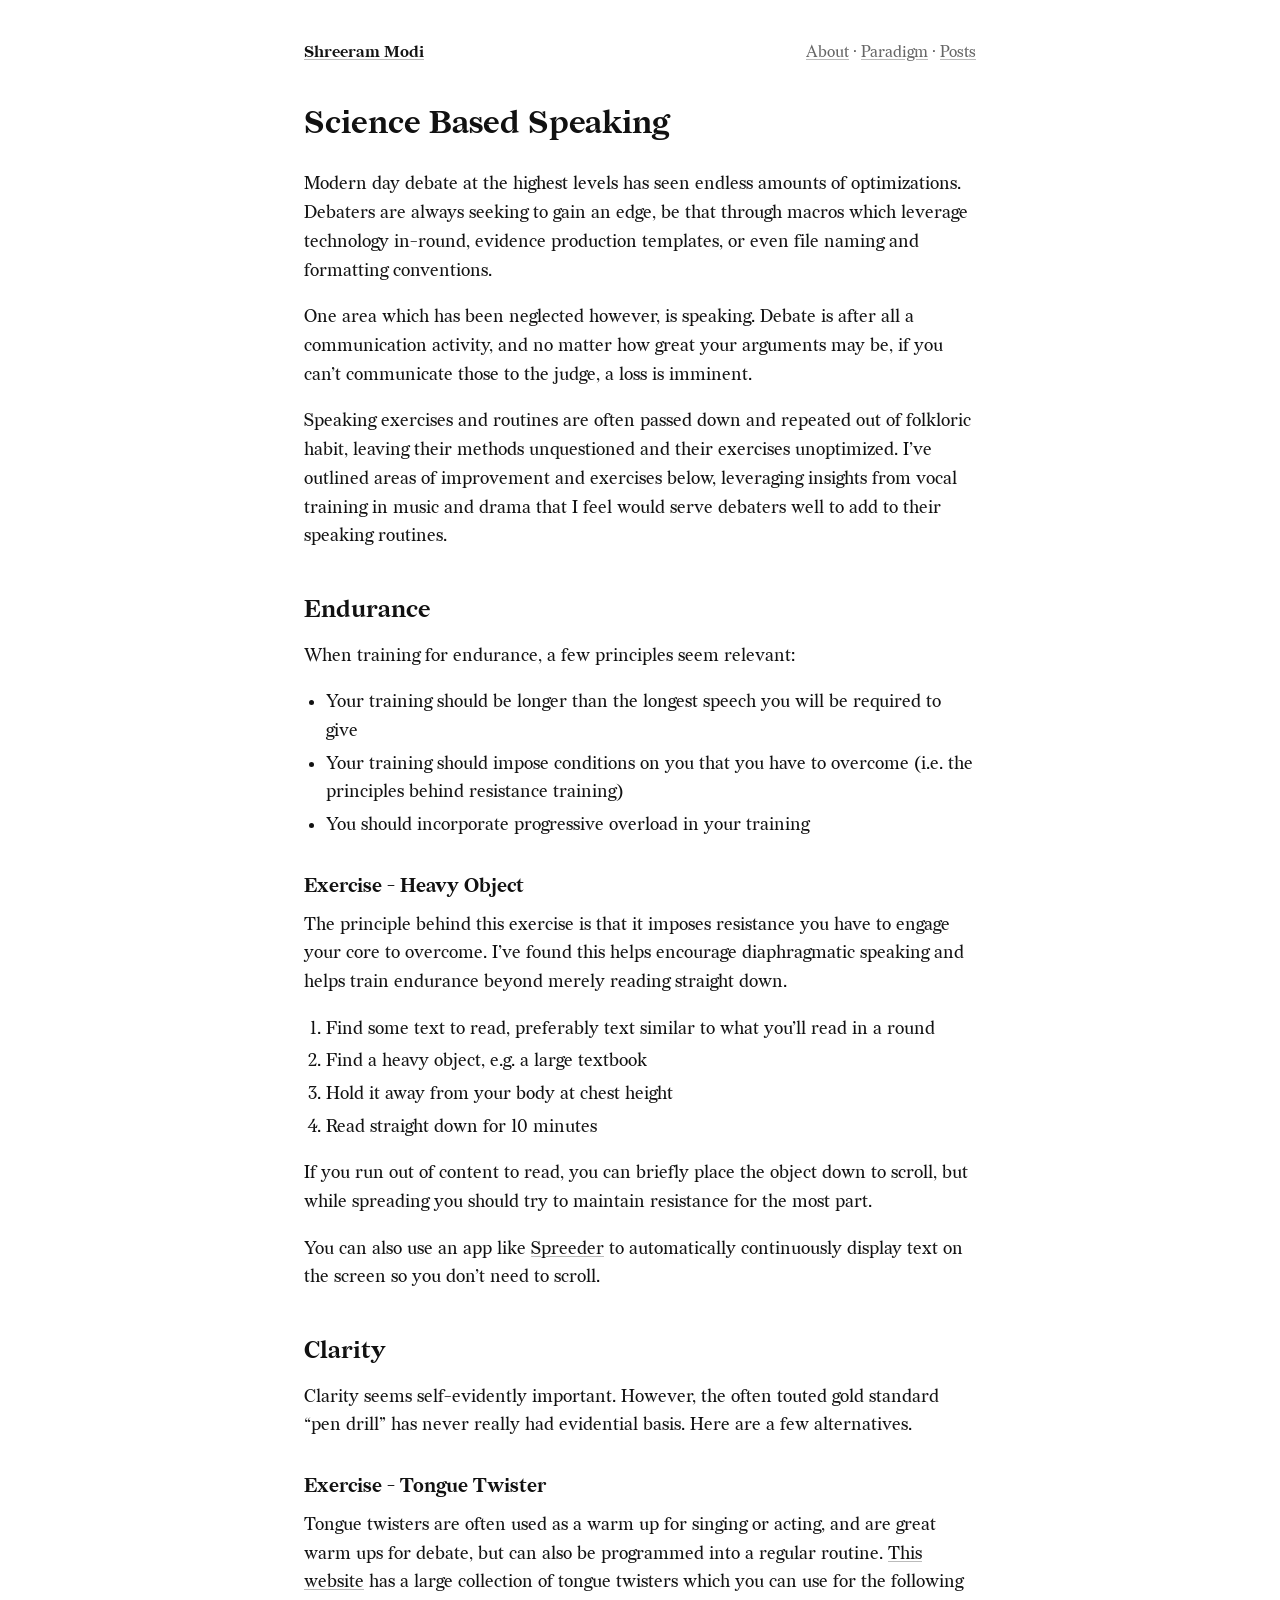
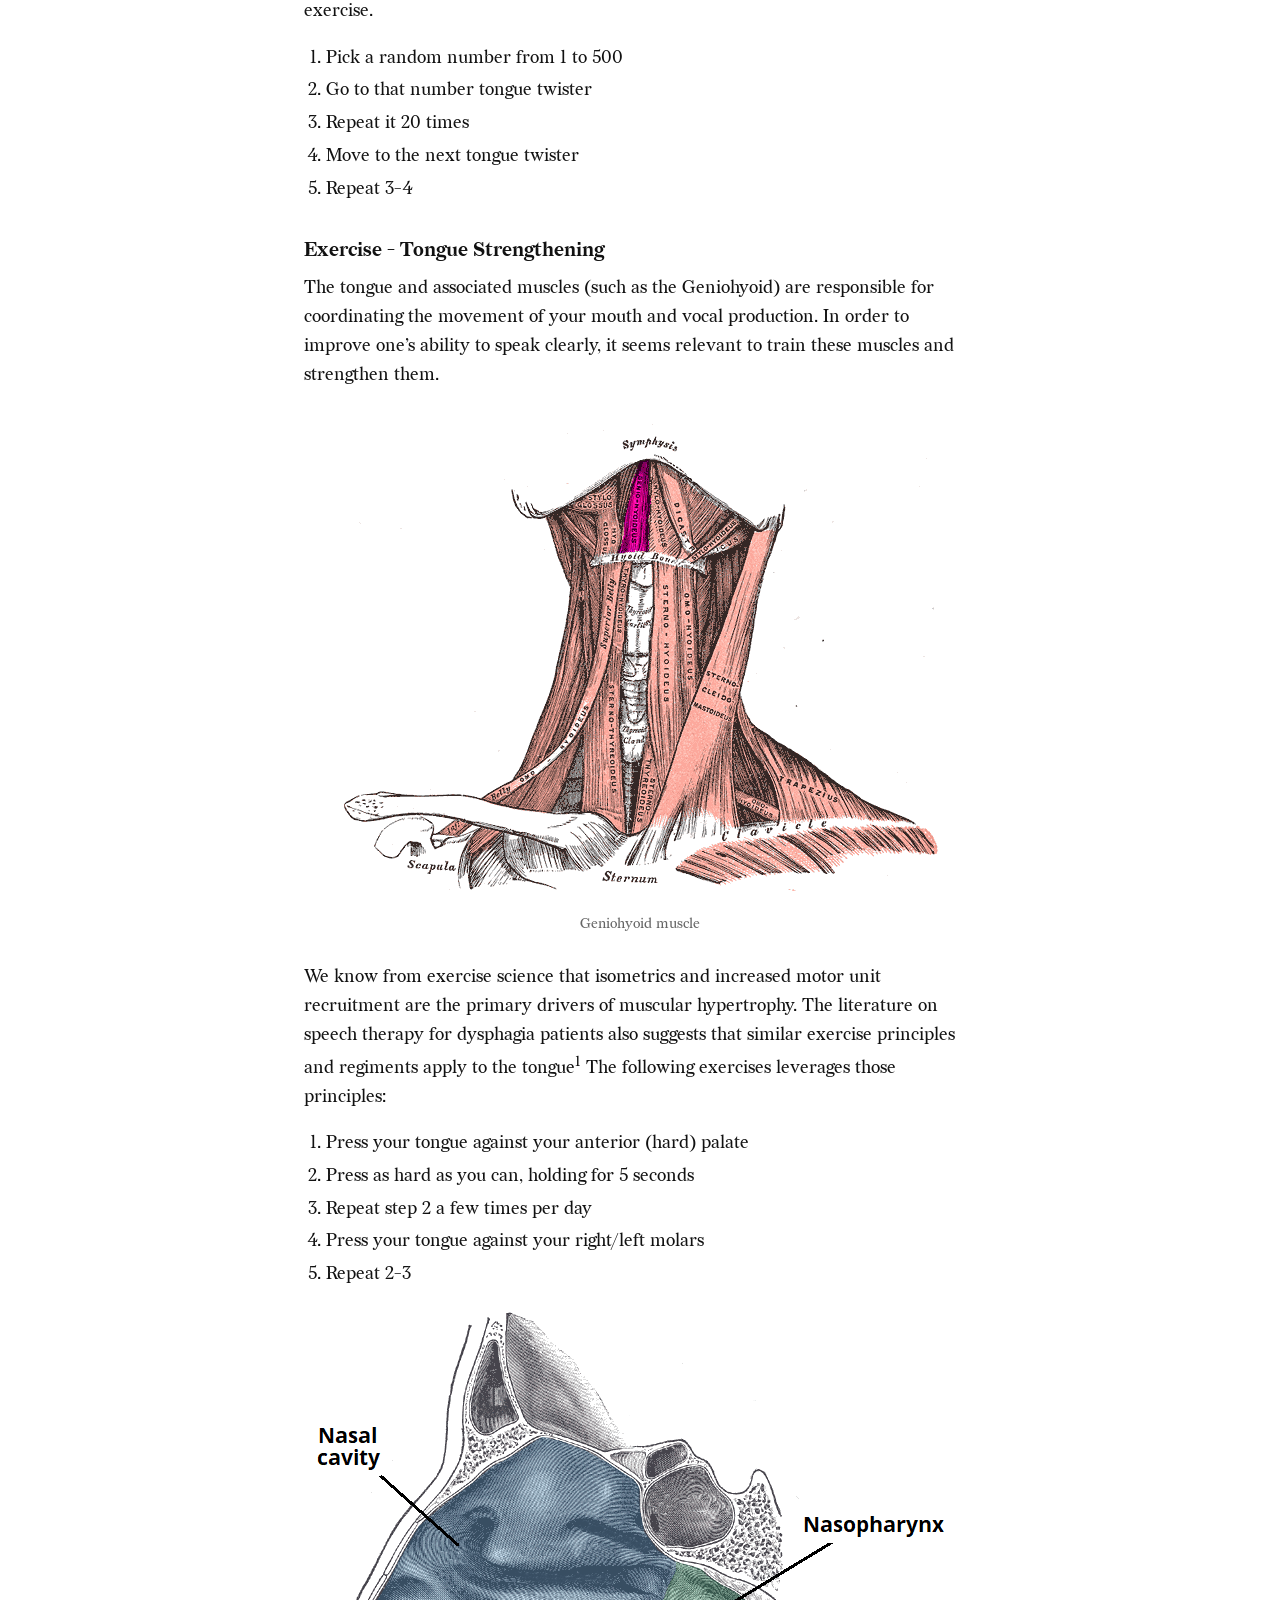
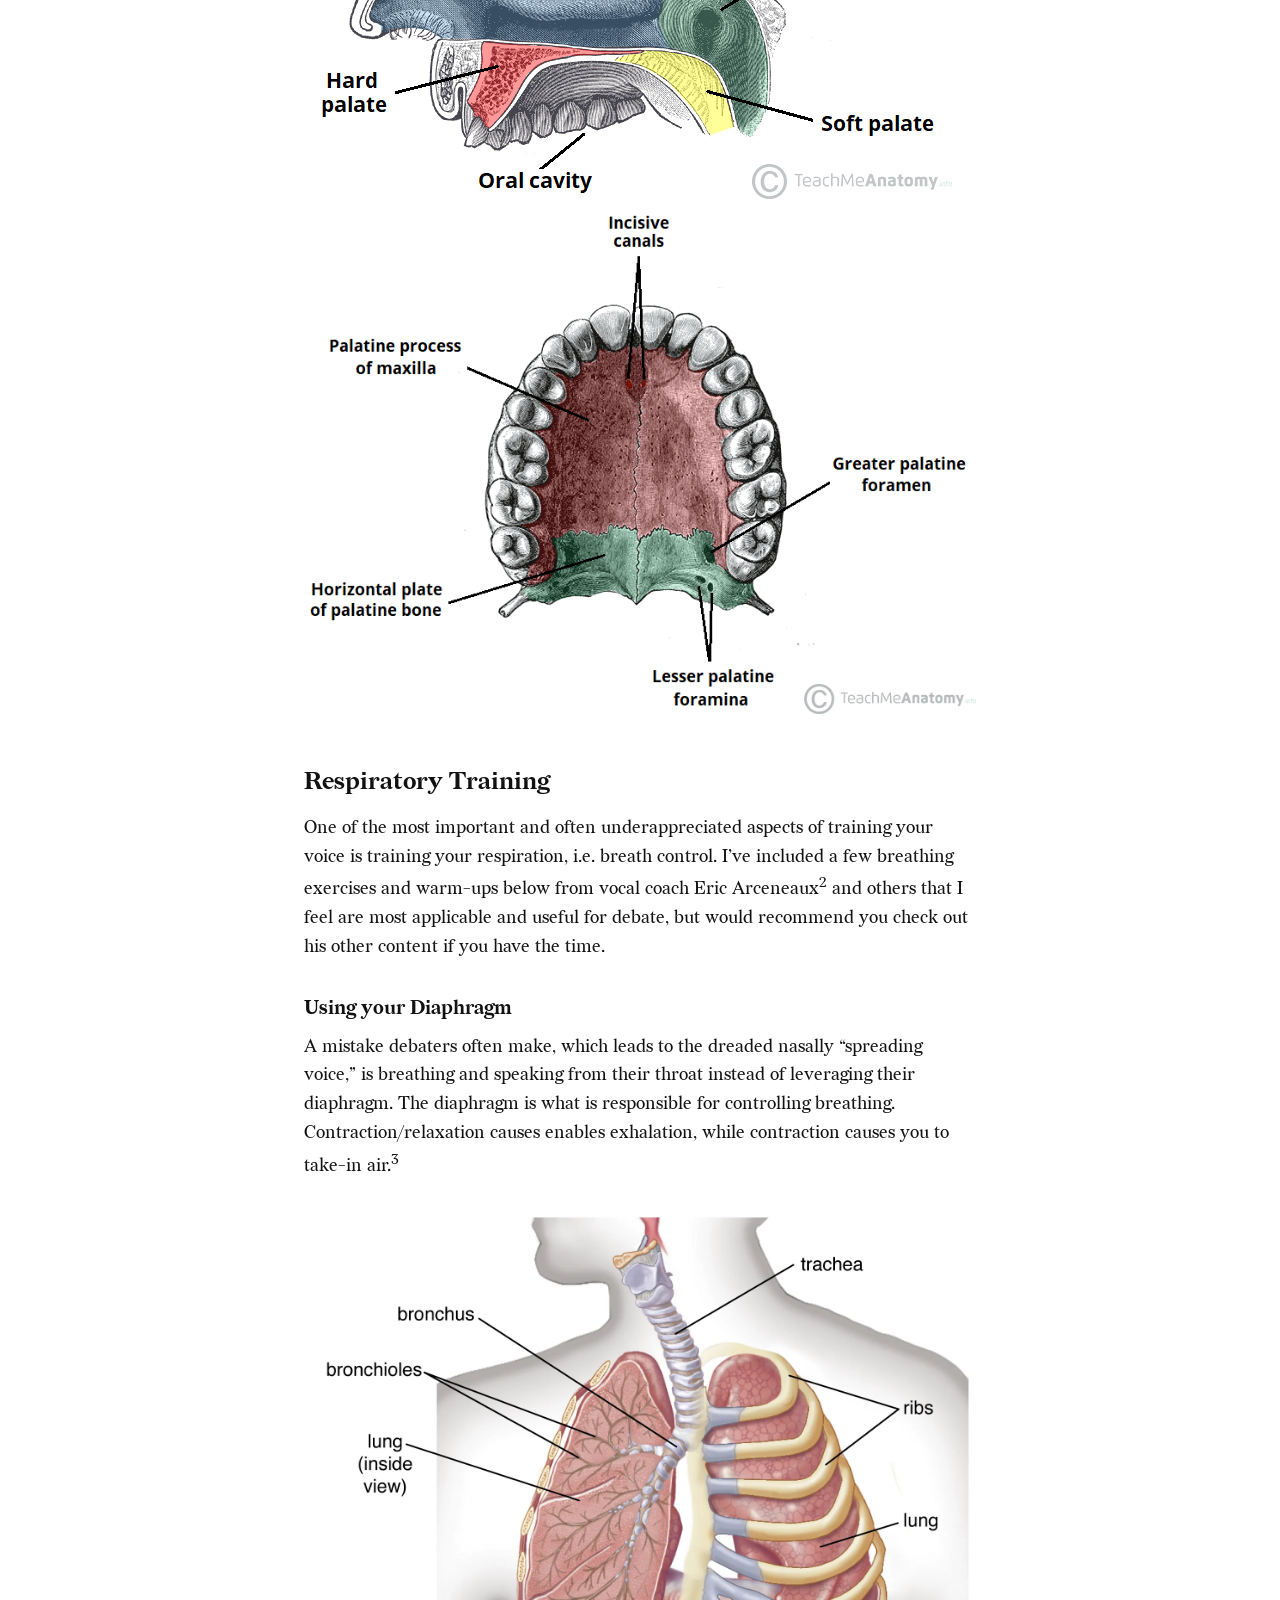
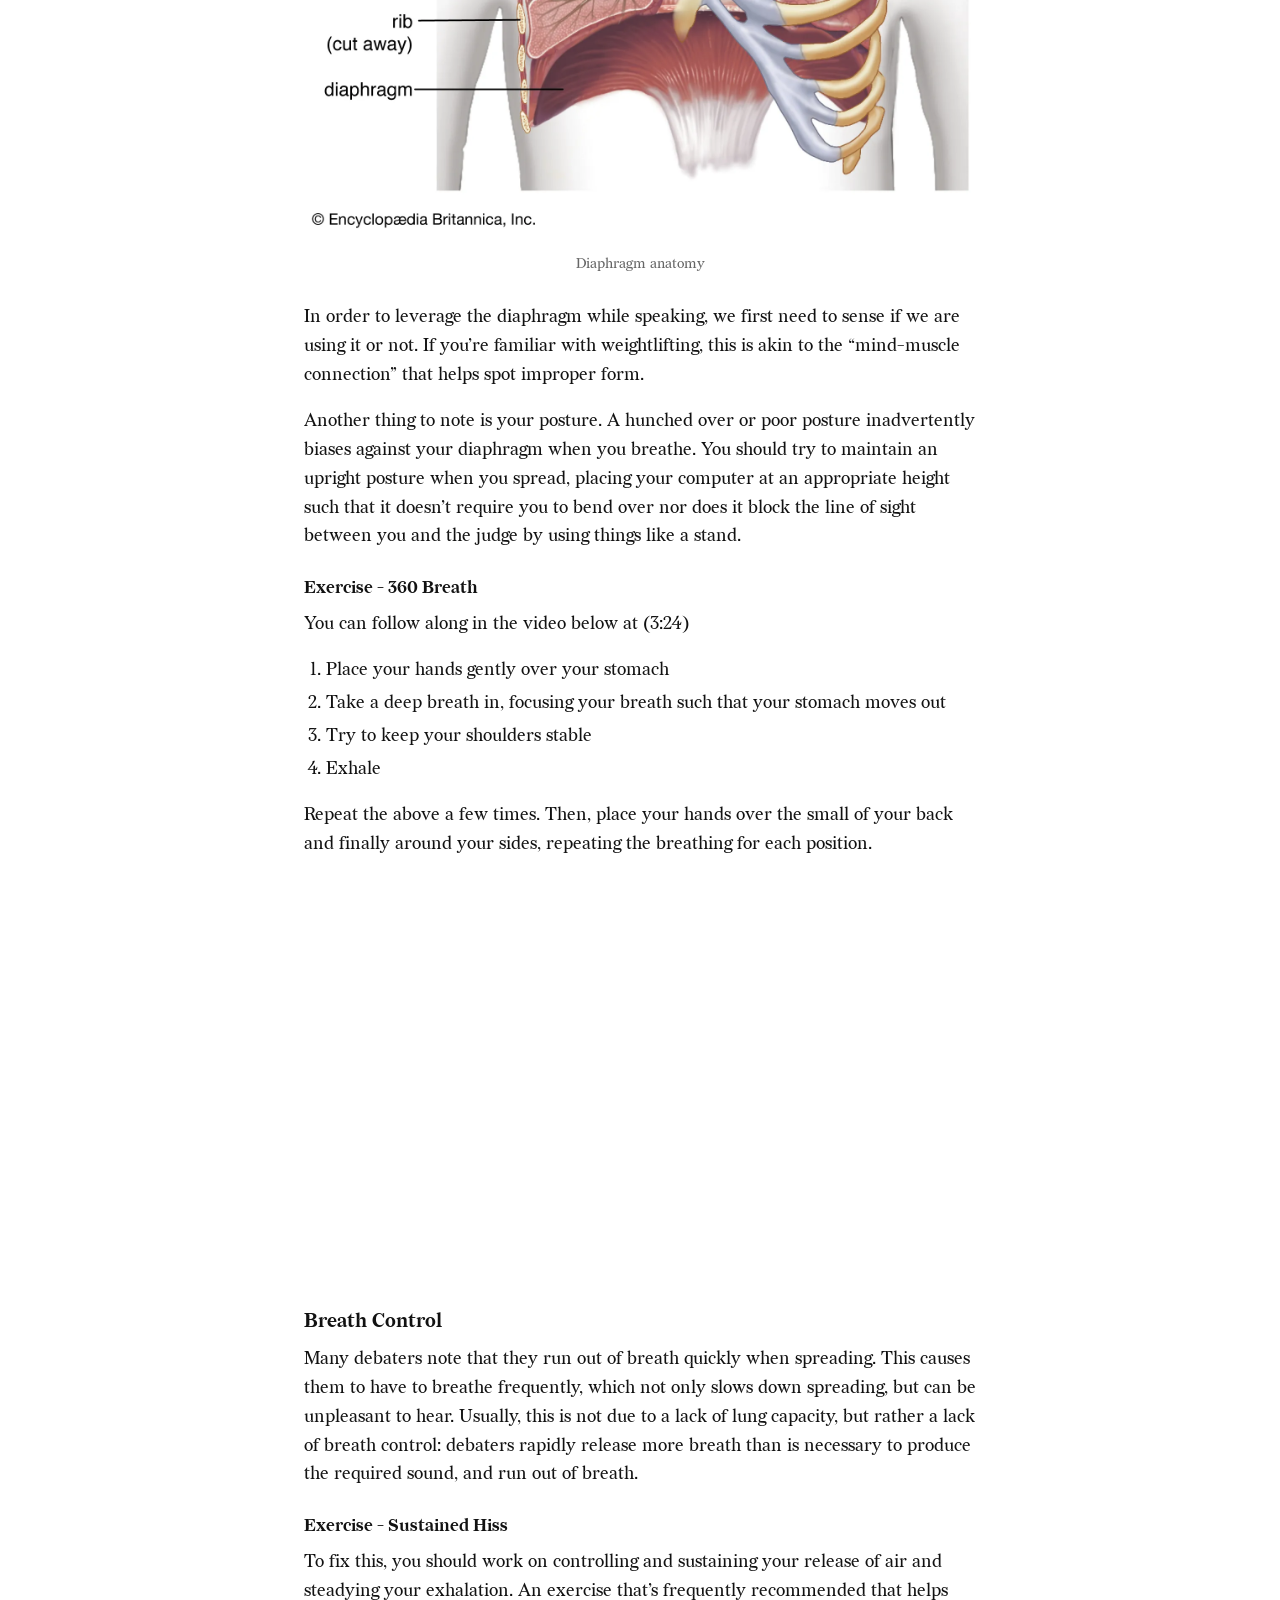
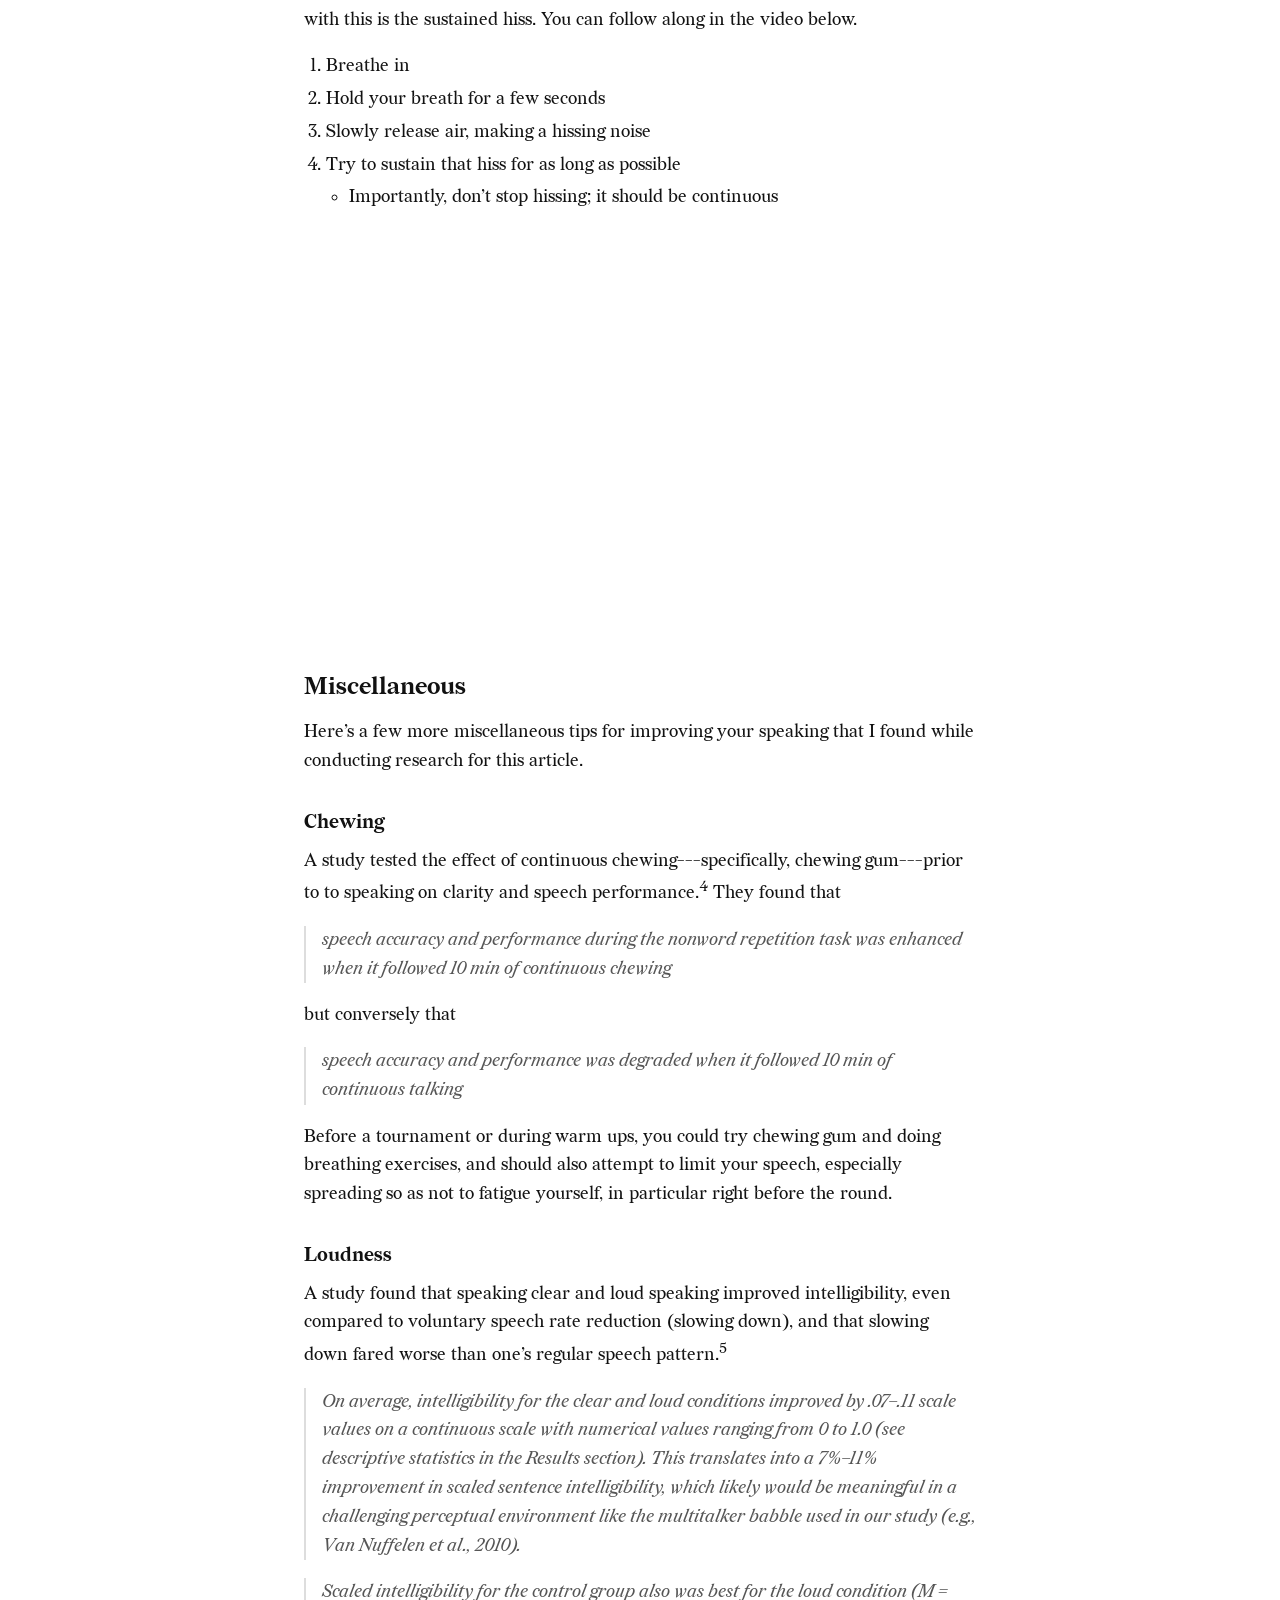
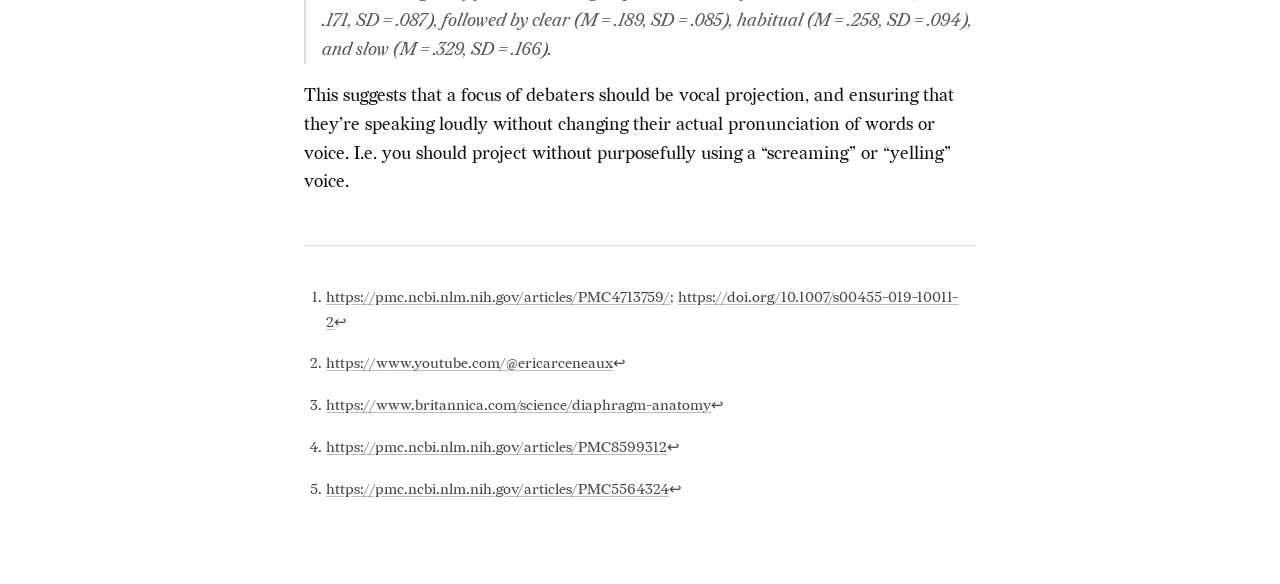
<file: science-based-speaking.html>
<!doctype html>
<html lang="en">
  <head>
    <meta charset="UTF-8" />
    <title>Science Based Speaking---Shreeram Modi</title>
    <meta name="viewport" content="width=device-width, initial-scale=1" />
    <meta
      name="description"
      content="An evidence-based guide for improving your speaking ability in competitive debate"
    />
    <link rel="stylesheet" href="style.css" />
    <script data-goatcounter="https://smodi.goatcounter.com/count"
            async src="//gc.zgo.at/count.js"></script>
  </head>
  <body>
    <article class="prose">
      <header class="masthead">
        <a class="site" href="/">Shreeram Modi</a>
        <nav>
          <a href="/about.html">About</a> · <a href="/paradigm.html">Paradigm</a> ·
          <a href="/posts.html">Posts</a>
        </nav>
      </header>
      <h1>Science Based Speaking</h1>
      <p>
        Modern day debate at the highest levels has seen endless amounts of optimizations. Debaters
        are always seeking to gain an edge, be that through macros which leverage technology
        in-round, evidence production templates, or even file naming and formatting conventions.
      </p>
      <p>
        One area which has been neglected however, is speaking. Debate is after all a communication
        activity, and no matter how great your arguments may be, if you can’t communicate those to
        the judge, a loss is imminent.
      </p>
      <p>
        Speaking exercises and routines are often passed down and repeated out of folkloric habit,
        leaving their methods unquestioned and their exercises unoptimized. I’ve outlined areas of
        improvement and exercises below, leveraging insights from vocal training in music and drama
        that I feel would serve debaters well to add to their speaking routines.
      </p>
      <h2 id="endurance">Endurance</h2>
      <p>When training for endurance, a few principles seem relevant:</p>
      <ul>
        <li>Your training should be longer than the longest speech you will be required to give</li>
        <li>
          Your training should impose conditions on you that you have to overcome (i.e. the
          principles behind resistance training)
        </li>
        <li>You should incorporate progressive overload in your training</li>
      </ul>
      <h3 id="exercise---heavy-object">Exercise - Heavy Object</h3>
      <p>
        The principle behind this exercise is that it imposes resistance you have to engage your
        core to overcome. I’ve found this helps encourage diaphragmatic speaking and helps train
        endurance beyond merely reading straight down.
      </p>
      <ol type="1">
        <li>Find some text to read, preferably text similar to what you’ll read in a round</li>
        <li>Find a heavy object, e.g. a large textbook</li>
        <li>Hold it away from your body at chest height</li>
        <li>Read straight down for 10 minutes</li>
      </ol>
      <p>
        If you run out of content to read, you can briefly place the object down to scroll, but
        while spreading you should try to maintain resistance for the most part.
      </p>
      <p>
        You can also use an app like
        <a href="https://www.spreeder.com/app.php">Spreeder</a> to automatically continuously
        display text on the screen so you don’t need to scroll.
      </p>
      <h2 id="clarity">Clarity</h2>
      <p>
        Clarity seems self-evidently important. However, the often touted gold standard “pen drill”
        has never really had evidential basis. Here are a few alternatives.
      </p>
      <h3 id="exercise---tongue-twister">Exercise - Tongue Twister</h3>
      <p>
        Tongue twisters are often used as a warm up for singing or acting, and are great warm ups
        for debate, but can also be programmed into a regular routine.
        <a href="https://www.tongue-twister.net/en.htm">This website</a> has a large collection of
        tongue twisters which you can use for the following exercise.
      </p>
      <ol type="1">
        <li>Pick a random number from 1 to 500</li>
        <li>Go to that number tongue twister</li>
        <li>Repeat it 20 times</li>
        <li>Move to the next tongue twister</li>
        <li>Repeat 3-4</li>
      </ol>
      <h3 id="exercise---tongue-strengthening">Exercise - Tongue Strengthening</h3>
      <p>
        The tongue and associated muscles (such as the Geniohyoid) are responsible for coordinating
        the movement of your mouth and vocal production. In order to improve one’s ability to speak
        clearly, it seems relevant to train these muscles and strengthen them.
      </p>
      <figure>
        <img src="./img/geniohyoid_muscle.png" alt="Geniohyoid muscle" />
        <figcaption aria-hidden="true">Geniohyoid muscle</figcaption>
      </figure>
      <p>
        We know from exercise science that isometrics and increased motor unit recruitment are the
        primary drivers of muscular hypertrophy. The literature on speech therapy for dysphagia
        patients also suggests that similar exercise principles and regiments apply to the tongue<a
          href="#fn1"
          class="footnote-ref"
          id="fnref1"
          role="doc-noteref"
          ><sup>1</sup></a
        >
        The following exercises leverages those principles:
      </p>
      <ol type="1">
        <li>Press your tongue against your anterior (hard) palate</li>
        <li>Press as hard as you can, holding for 5 seconds</li>
        <li>Repeat step 2 a few times per day</li>
        <li>Press your tongue against your right/left molars</li>
        <li>Repeat 2-3</li>
      </ol>
      <p>
        <img src="./img/palate-side.png" alt="Tongue against the side molars" />
        <img src="./img/palate-front.png" alt="Tongue against the hard palate" />
      </p>
      <h2 id="respiratory-training">Respiratory Training</h2>
      <p>
        One of the most important and often underappreciated aspects of training your voice is
        training your respiration, i.e. breath control. I’ve included a few breathing exercises and
        warm-ups below from vocal coach Eric Arceneaux<a
          href="#fn2"
          class="footnote-ref"
          id="fnref2"
          role="doc-noteref"
          ><sup>2</sup></a
        >
        and others that I feel are most applicable and useful for debate, but would recommend you
        check out his other content if you have the time.
      </p>
      <h3 id="using-your-diaphragm">Using your Diaphragm</h3>
      <p>
        A mistake debaters often make, which leads to the dreaded nasally “spreading voice,” is
        breathing and speaking from their throat instead of leveraging their diaphragm. The
        diaphragm is what is responsible for controlling breathing. Contraction/relaxation causes
        enables exhalation, while contraction causes you to take-in air.<a
          href="#fn3"
          class="footnote-ref"
          id="fnref3"
          role="doc-noteref"
          ><sup>3</sup></a
        >
      </p>
      <figure>
        <img src="./img/diaphragm_anatomy.webp" alt="Diaphragm anatomy" />
        <figcaption aria-hidden="true">Diaphragm anatomy</figcaption>
      </figure>
      <p>
        In order to leverage the diaphragm while speaking, we first need to sense if we are using it
        or not. If you’re familiar with weightlifting, this is akin to the “mind-muscle connection”
        that helps spot improper form.
      </p>
      <p>
        Another thing to note is your posture. A hunched over or poor posture inadvertently biases
        against your diaphragm when you breathe. You should try to maintain an upright posture when
        you spread, placing your computer at an appropriate height such that it doesn’t require you
        to bend over nor does it block the line of sight between you and the judge by using things
        like a stand.
      </p>
      <h4 id="exercise---360-breath">Exercise - 360 Breath</h4>
      <p>You can follow along in the video below at (3:24)</p>
      <ol type="1">
        <li>Place your hands gently over your stomach</li>
        <li>Take a deep breath in, focusing your breath such that your stomach moves out</li>
        <li>Try to keep your shoulders stable</li>
        <li>Exhale</li>
      </ol>
      <p>
        Repeat the above a few times. Then, place your hands over the small of your back and finally
        around your sides, repeating the breathing for each position.
      </p>
      <figure class="video">
        <iframe
          src="https://www.youtube-nocookie.com/embed/-SeSL9WdVBo"
          title="360 breath exercise"
          loading="lazy"
          allowfullscreen
        >
        </iframe>
      </figure>
      <h3 id="breath-control">Breath Control</h3>
      <p>
        Many debaters note that they run out of breath quickly when spreading. This causes them to
        have to breathe frequently, which not only slows down spreading, but can be unpleasant to
        hear. Usually, this is not due to a lack of lung capacity, but rather a lack of breath
        control: debaters rapidly release more breath than is necessary to produce the required
        sound, and run out of breath.
      </p>
      <h4 id="exercise---sustained-hiss">Exercise - Sustained Hiss</h4>
      <p>
        To fix this, you should work on controlling and sustaining your release of air and steadying
        your exhalation. An exercise that’s frequently recommended that helps with this is the
        sustained hiss. You can follow along in the video below.
      </p>
      <ol type="1">
        <li>Breathe in</li>
        <li>Hold your breath for a few seconds</li>
        <li>Slowly release air, making a hissing noise</li>
        <li>
          Try to sustain that hiss for as long as possible
          <ul>
            <li>Importantly, don’t stop hissing; it should be continuous</li>
          </ul>
        </li>
      </ol>
      <figure class="video">
        <iframe
          src="https://www.youtube-nocookie.com/embed/K67vIp7_93I"
          title="Sustained hiss exercise"
          loading="lazy"
          allowfullscreen
        >
        </iframe>
      </figure>
      <h2 id="miscellaneous">Miscellaneous</h2>
      <p>
        Here’s a few more miscellaneous tips for improving your speaking that I found while
        conducting research for this article.
      </p>
      <h3 id="chewing">Chewing</h3>
      <p>
        A study tested the effect of continuous chewing---specifically, chewing gum---prior to to
        speaking on clarity and speech performance.<a
          href="#fn4"
          class="footnote-ref"
          id="fnref4"
          role="doc-noteref"
          ><sup>4</sup></a
        >
        They found that
      </p>
      <blockquote>
        <p>
          speech accuracy and performance during the nonword repetition task was enhanced when it
          followed 10 min of continuous chewing
        </p>
      </blockquote>
      <p>but conversely that</p>
      <blockquote>
        <p>
          speech accuracy and performance was degraded when it followed 10 min of continuous talking
        </p>
      </blockquote>
      <p>
        Before a tournament or during warm ups, you could try chewing gum and doing breathing
        exercises, and should also attempt to limit your speech, especially spreading so as not to
        fatigue yourself, in particular right before the round.
      </p>
      <h3 id="loudness">Loudness</h3>
      <p>
        A study found that speaking clear and loud speaking improved intelligibility, even compared
        to voluntary speech rate reduction (slowing down), and that slowing down fared worse than
        one’s regular speech pattern.<a
          href="#fn5"
          class="footnote-ref"
          id="fnref5"
          role="doc-noteref"
          ><sup>5</sup></a
        >
      </p>
      <blockquote>
        <p>
          On average, intelligibility for the clear and loud conditions improved by .07–.11 scale
          values on a continuous scale with numerical values ranging from 0 to 1.0 (see descriptive
          statistics in the Results section). This translates into a 7%–11% improvement in scaled
          sentence intelligibility, which likely would be meaningful in a challenging perceptual
          environment like the multitalker babble used in our study (e.g., Van Nuffelen et al.,
          2010).
        </p>
      </blockquote>
      <blockquote>
        <p>
          Scaled intelligibility for the control group also was best for the loud condition (M =
          .171, SD = .087), followed by clear (M = .189, SD = .085), habitual (M = .258, SD = .094),
          and slow (M = .329, SD = .166).
        </p>
      </blockquote>
      <p>
        This suggests that a focus of debaters should be vocal projection, and ensuring that they’re
        speaking loudly without changing their actual pronunciation of words or voice. I.e. you
        should project without purposefully using a “screaming” or “yelling” voice.
      </p>
      <section id="footnotes" class="footnotes footnotes-end-of-document" role="doc-endnotes">
        <hr />
        <ol>
          <li id="fn1">
            <p>
              <a href="https://pmc.ncbi.nlm.nih.gov/articles/PMC4713759/" class="uri"
                >https://pmc.ncbi.nlm.nih.gov/articles/PMC4713759/</a
              >;
              <a href="https://doi.org/10.1007/s00455-019-10011-2" class="uri"
                >https://doi.org/10.1007/s00455-019-10011-2</a
              ><a href="#fnref1" class="footnote-back" role="doc-backlink">↩︎</a>
            </p>
          </li>
          <li id="fn2">
            <p>
              <a href="https://www.youtube.com/@ericarceneaux" class="uri"
                >https://www.youtube.com/@ericarceneaux</a
              ><a href="#fnref2" class="footnote-back" role="doc-backlink">↩︎</a>
            </p>
          </li>
          <li id="fn3">
            <p>
              <a href="https://www.britannica.com/science/diaphragm-anatomy" class="uri"
                >https://www.britannica.com/science/diaphragm-anatomy</a
              ><a href="#fnref3" class="footnote-back" role="doc-backlink">↩︎</a>
            </p>
          </li>
          <li id="fn4">
            <p>
              <a href="https://pmc.ncbi.nlm.nih.gov/articles/PMC8599312" class="uri"
                >https://pmc.ncbi.nlm.nih.gov/articles/PMC8599312</a
              ><a href="#fnref4" class="footnote-back" role="doc-backlink">↩︎</a>
            </p>
          </li>
          <li id="fn5">
            <p>
              <a href="https://pmc.ncbi.nlm.nih.gov/articles/PMC5564324" class="uri"
                >https://pmc.ncbi.nlm.nih.gov/articles/PMC5564324</a
              ><a href="#fnref5" class="footnote-back" role="doc-backlink">↩︎</a>
            </p>
          </li>
        </ol>
      </section>
    </article>
  </body>
</html>
</file>
<file: style.css>
@font-face {
  font-family: "Redaction";
  src: url("lib/Redaction-Regular.woff2") format("woff2");
  font-weight: 400;
  font-style: normal;
  font-display: swap;
}

@font-face {
  font-family: "Redaction";
  src: url("lib/Redaction-Italic.woff2") format("woff2");
  font-weight: 400;
  font-style: italic;
  font-display: swap;
}

@font-face {
  font-family: "Redaction";
  src: url("lib/Redaction-Bold.woff2") format("woff2");
  font-weight: 700;
  font-style: normal;
  font-display: swap;
}

html,
body {
  position: relative;
  height: 100%;
  margin: 0;
  padding: 0;
  font-family: "Redaction", serif;
  color: #111;
  background: #fff;
}

a,
a:visited {
  color: inherit;
  text-decoration: none;
}
a:hover {
  text-decoration: underline;
}

/* Home / stub pages: vertically centered. */
main.center {
  position: relative;
  top: 40%;
  transform: translateY(-50%);
  text-align: center;
}
main.center h1 {
  margin: 0;
  display: inline;
}

/* Long-form pages. */
.prose {
  max-width: 42rem;
  margin: 0 auto;
  padding: 2.5rem 1.25rem 4rem;
  line-height: 1.6;
  font-size: 1.125rem;
}

.masthead {
  display: flex;
  flex-wrap: wrap;
  gap: 0.5rem 1rem;
  justify-content: space-between;
  align-items: baseline;
  margin-bottom: 2.5rem;
  font-size: 1rem;
}
.masthead .site {
  font-weight: 700;
}
.masthead nav {
  color: #666;
}

.prose h1 {
  font-weight: 700;
  font-size: 2rem;
  line-height: 1.15;
  margin: 0 0 1.75rem;
}
.prose h2 {
  font-weight: 700;
  font-size: 1.5rem;
  margin: 2.5rem 0 0.75rem;
}
.prose h3 {
  font-weight: 700;
  font-size: 1.2rem;
  margin: 2rem 0 0.5rem;
}
.prose h4 {
  font-weight: 700;
  font-size: 1.05rem;
  margin: 1.5rem 0 0.5rem;
}

.prose p {
  margin: 0 0 1.1rem;
}
.prose a {
  text-decoration: underline;
  text-decoration-color: #bbb;
  text-underline-offset: 2px;
}
.prose a:hover {
  text-decoration-color: currentColor;
}

.prose ul,
.prose ol {
  padding-left: 1.4rem;
  margin: 0 0 1.1rem;
}
.prose li {
  margin: 0.25rem 0;
}

.prose blockquote {
  margin: 0 0 1.1rem;
  padding-left: 1rem;
  border-left: 2px solid #ddd;
  color: #555;
  font-style: italic;
}

.prose pre,
.prose code {
  font-family: ui-monospace, "SF Mono", Menlo, Consolas, monospace;
  font-size: 0.9em;
}
.prose code {
  background: #f4f4f4;
  padding: 0.1em 0.3em;
  border-radius: 3px;
}
.prose pre {
  background: #f4f4f4;
  padding: 0.75rem 1rem;
  border-radius: 4px;
  overflow-x: auto;
  line-height: 1.4;
}
.prose pre code {
  background: none;
  padding: 0;
}
.prose .email-chain {
  margin: 0 0 1.1rem;
  display: flex;
  align-items: center;
  background: #f4f4f4;
  border-radius: 4px;
}
.prose .email-chain pre {
  margin: 0;
  flex: 1;
  min-width: 0;
  text-align: start;
  background: none;
  border-radius: 0;
}
.prose .email-chain .copy {
  flex: none;
  display: inline-flex;
  align-items: center;
  margin: 0 0.5rem;
  border: none;
  background: none;
  color: #888;
  padding: 0.2rem;
  border-radius: 3px;
  cursor: pointer;
  line-height: 0;
}
.prose .email-chain .copy svg {
  width: 20px;
  height: 20px;
}
.prose .email-chain .copy:hover {
  color: #444;
}
.prose .email-chain .copy.copied {
  color: #2a7a2a;
}

.prose hr {
  border: none;
  border-top: 1px solid #ddd;
  margin: 2.5rem 0;
}

/* Figures and media. */
.prose figure {
  margin: 1.75rem 0;
  text-align: center;
}
.prose figure img {
  max-width: 100%;
  height: auto;
}
.prose p img {
  max-width: 100%;
  height: auto;
}
.prose figcaption {
  margin-top: 0.5rem;
  font-size: 0.9rem;
  color: #666;
}
.prose figure.video {
  margin: 1.75rem 0;
}
.prose figure.video iframe {
  width: 100%;
  aspect-ratio: 16 / 9;
  border: 0;
}

/* Native MathML: let wide display equations scroll instead of overflowing. */
.prose math[display="block"] {
  display: block;
  overflow-x: auto;
  overflow-y: hidden;
  max-width: 100%;
  margin: 1.25rem 0;
}

/* Footnotes. */
.prose .footnotes {
  margin-top: 3rem;
  font-size: 0.95rem;
  color: #444;
}
.prose .footnote-ref {
  text-decoration: none;
}
.prose .footnote-back {
  text-decoration: none;
}

/* Post index. */
.post-list {
  list-style: none;
  padding: 0;
  margin: 0;
}
.post-list li {
  margin: 0 0 1.5rem;
}
.post-list a {
  font-size: 1.25rem;
  font-weight: 700;
  text-decoration: none;
}
.post-list a:hover {
  text-decoration: underline;
}
.post-list p {
  margin: 0.25rem 0 0;
  color: #555;
}
</file>
